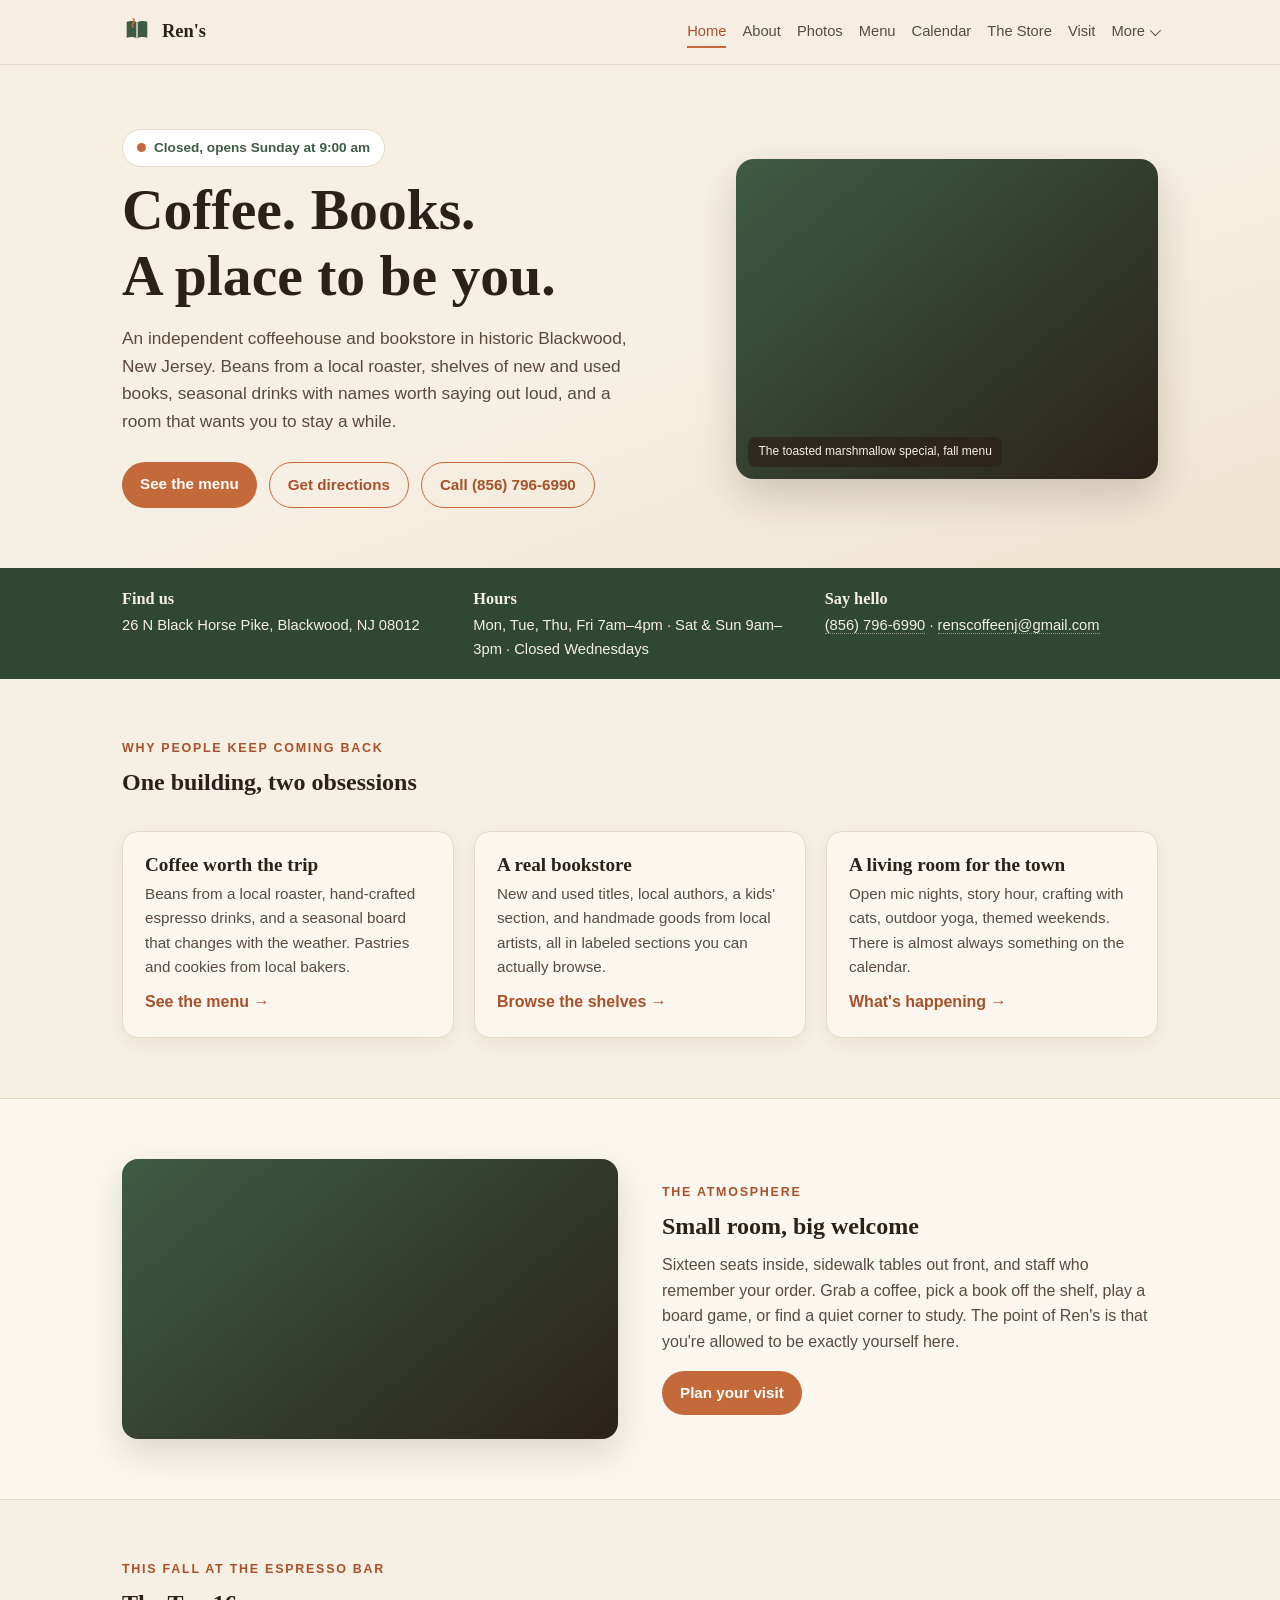
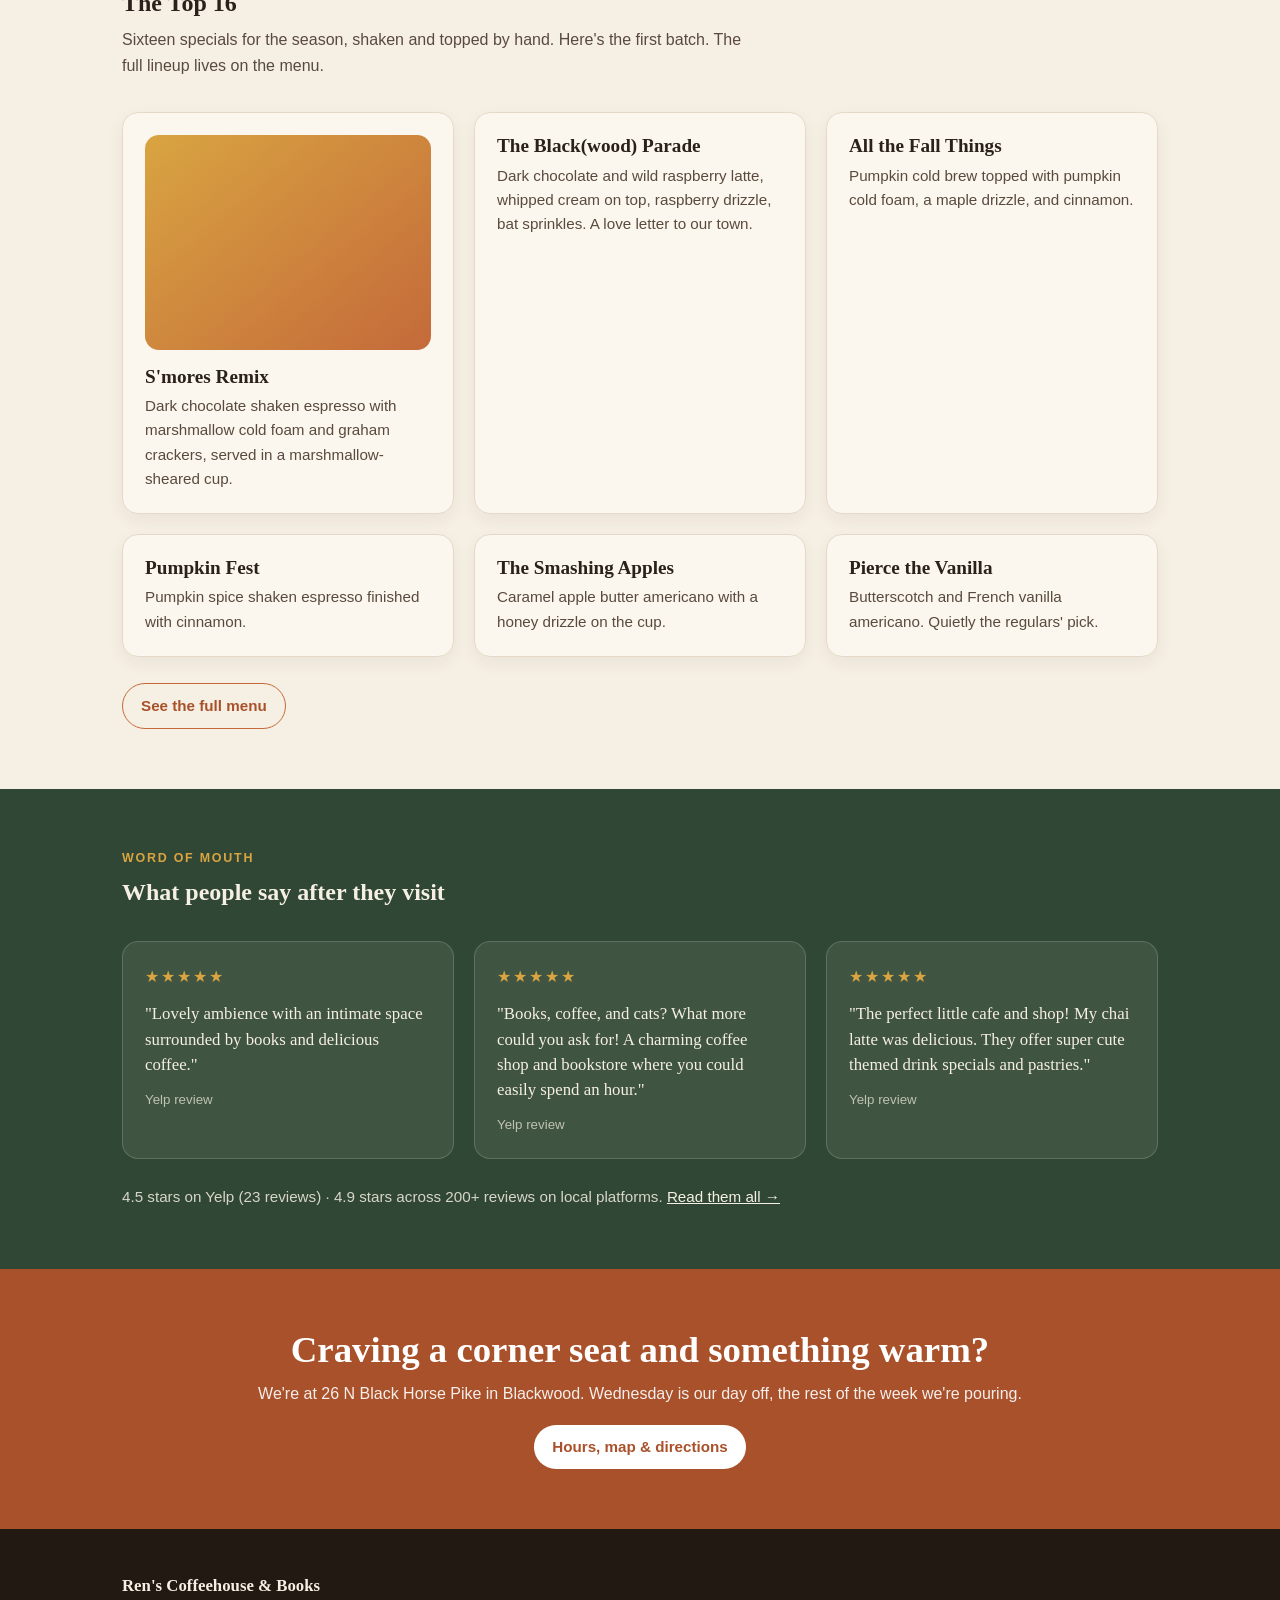
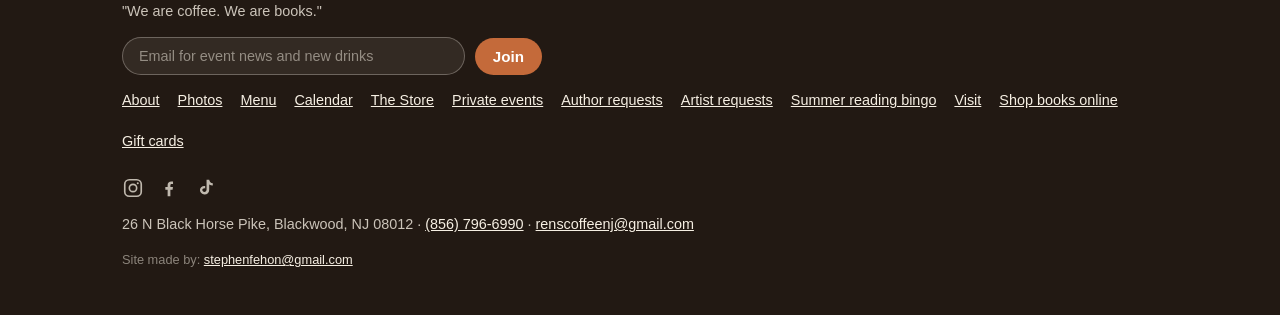
<file: index.html>
<!DOCTYPE html>
<html lang="en">
<head>
<meta charset="utf-8">
<meta name="viewport" content="width=device-width, initial-scale=1">
<title>Ren's Coffeehouse &amp; Books | Coffee &amp; Books in Blackwood, NJ</title>
<meta name="description" content="Ren's Coffeehouse &amp; Books in Blackwood, NJ. Locally roasted coffee, new and used books, open mic nights, story hour, and a room that wants you to stay. Open Mon, Tue, Thu, Fri 7am-4pm, weekends 9am-3pm.">
<meta property="og:title" content="Ren's Coffeehouse &amp; Books | Coffee &amp; Books in Blackwood, NJ">
<meta property="og:description" content="Ren's Coffeehouse &amp; Books in Blackwood, NJ. Locally roasted coffee, new and used books, open mic nights, story hour, and a room that wants you to stay. Open Mon, Tue, Thu, Fri 7am-4pm, weekends 9am-3pm.">
<meta property="og:type" content="website">
<script type="application/ld+json">
{
  "@context": "https://schema.org",
  "@type": "CafeOrCoffeeShop",
  "name": "Ren's Coffeehouse & Books",
  "slogan": "We are coffee. We are books.",
  "url": "https://www.renscoffeeandbooks.com",
  "telephone": "+18567966990",
  "email": "renscoffeenj@gmail.com",
  "servesCuisine": "Coffee",
  "priceRange": "$",
  "address": {"@type": "PostalAddress","streetAddress": "26 N Black Horse Pike","addressLocality": "Blackwood","addressRegion": "NJ","postalCode": "08012","addressCountry": "US"},
  "openingHoursSpecification": [
    {"@type": "OpeningHoursSpecification", "dayOfWeek": ["Monday","Tuesday","Thursday","Friday"], "opens": "07:00", "closes": "16:00"},
    {"@type": "OpeningHoursSpecification", "dayOfWeek": ["Saturday","Sunday"], "opens": "09:00", "closes": "15:00"}
  ],
  "sameAs": ["https://www.instagram.com/renscoffeenj/","https://www.facebook.com/renscoffeehousenj","https://www.tiktok.com/@renscoffeehouseandbooks"]
}
</script>
<link rel="stylesheet" href="css/style.css?v=9">
<script src="js/main.js?v=6" defer></script>
</head>
<body>
<header>
  <div class="wrap nav">
    <a class="brand" href="index.html"><svg viewBox="0 0 32 32" fill="none" aria-hidden="true"><path d="M16 6c-3-2-7-2-11-1v17c4-1 8-1 11 1 3-2 7-2 11-1V5c-4-1-8-1-11 1z" fill="#3e5c45"/><path d="M16 6v17" stroke="#f6efe3" stroke-width="1.4"/><path d="M12 2c1.5 1.5 1.5 3 0 4.5S10.5 9.5 12 11" stroke="#c46a3a" stroke-width="1.6" stroke-linecap="round" fill="none"/></svg>
      Ren's
    </a>
<nav class="nav-links" aria-label="Main">
      <a href="index.html" aria-current="page">Home</a>
      <a href="about.html">About</a>
      <a href="photos.html">Photos</a>
      <a href="menu.html">Menu</a>
      <a href="events.html">Calendar</a>
      <a href="bookstore.html">The Store</a>
      <a href="visit.html">Visit</a>
      <div class="nav-more">
        <button class="nav-more-btn" type="button" aria-haspopup="true" aria-expanded="false">More<span class="chev" aria-hidden="true"></span></button>
        <div class="nav-drop">
          <a href="private-events.html">Private Events</a>
          <a href="author-requests.html">Author Requests</a>
          <a href="artist-requests.html">Artist Requests</a>
          <a href="reading-bingo.html">Summer Reading Bingo</a>
          <a href="https://squareup.com/gift/MLTY75AT0RZFC/order" target="_blank" rel="noopener">Gift Cards</a>
        </div>
      </div>
    </nav>
    <button class="menu-btn" id="menu-btn" aria-label="Open menu" aria-expanded="false"><span></span><span></span><span></span></button>
  </div>
  <nav class="mobile-nav" id="mobile-nav" aria-label="Mobile">
    <a href="index.html">Home</a>
    <a href="about.html">About</a>
    <a href="photos.html">Photos</a>
    <a href="menu.html">Menu</a>
    <a href="events.html">Calendar</a>
    <a href="bookstore.html">The Store</a>
    <a href="visit.html">Visit</a>
    <a href="private-events.html">Private Events</a>
    <a href="author-requests.html">Author Requests</a>
    <a href="artist-requests.html">Artist Requests</a>
    <a href="reading-bingo.html">Summer Reading Bingo</a>
    <a href="https://squareup.com/gift/MLTY75AT0RZFC/order" target="_blank" rel="noopener">Gift Cards</a>
  </nav>
</header>
<main>
<section class="hero">
  <div class="wrap hero-grid">
    <div>
      <span class="chip"><span class="dot" id="open-dot"></span><span id="open-text">Checking hours&hellip;</span></span>
      <h1>Coffee. Books.<br>A place to be you.</h1>
      <p>An independent coffeehouse and bookstore in historic Blackwood, New Jersey. Beans from a local roaster, shelves of new and used books, seasonal drinks with names worth saying out loud, and a room that wants you to stay a while.</p>
      <div class="hero-cta">
        <a class="btn" href="menu.html">See the menu</a>
        <a class="btn ghost" href="https://www.google.com/maps/dir/?api=1&amp;destination=26+N+Black+Horse+Pike%2C+Blackwood%2C+NJ+08012" target="_blank" rel="noopener">Get directions</a>
        <a class="btn ghost" href="tel:+18567966990">Call (856) 796-6990</a>
      </div>
    </div>
    <div class="hero-photo">
      <img src="https://static.wixstatic.com/media/a8cb74_a339501c9ad04ab1be9c39c089c26df3~mv2.jpeg/v1/fit/w_800,h_1000,q_85,enc_avif/rens-toasted-marshmallow.jpeg" alt="A Ren's signature drink topped with whipped cream and a toasted marshmallow, surrounded by pumpkins" onerror="this.remove()">
      <span class="photo-note">The toasted marshmallow special, fall menu</span>
    </div>
  </div>
</section>

<div class="strip">
  <div class="wrap">
    <div><b>Find us</b>26 N Black Horse Pike, Blackwood, NJ 08012</div>
    <div><b>Hours</b>Mon, Tue, Thu, Fri 7am&ndash;4pm &middot; Sat &amp; Sun 9am&ndash;3pm &middot; Closed Wednesdays</div>
    <div><b>Say hello</b><a href="tel:+18567966990">(856) 796-6990</a> &middot; <a href="mailto:renscoffeenj@gmail.com">renscoffeenj@gmail.com</a></div>
  </div>
</div>

<section>
  <div class="wrap">
    <p class="kicker" data-reveal>Why people keep coming back</p>
    <h2 data-reveal style="--d:60ms">One building, two obsessions</h2>
    <div class="grid-3">
      <article class="card" data-reveal style="--d:0ms"><h3>Coffee worth the trip</h3><p>Beans from a local roaster, hand-crafted espresso drinks, and a seasonal board that changes with the weather. Pastries and cookies from local bakers.</p><a class="more" href="menu.html">See the menu &rarr;</a></article>
      <article class="card" data-reveal style="--d:90ms"><h3>A real bookstore</h3><p>New and used titles, local authors, a kids' section, and handmade goods from local artists, all in labeled sections you can actually browse.</p><a class="more" href="bookstore.html">Browse the shelves &rarr;</a></article>
      <article class="card" data-reveal style="--d:180ms"><h3>A living room for the town</h3><p>Open mic nights, story hour, crafting with cats, outdoor yoga, themed weekends. There is almost always something on the calendar.</p><a class="more" href="events.html">What's happening &rarr;</a></article>
    </div>
  </div>
</section>

<section class="alt">
  <div class="wrap split">
    <div class="photo-box" data-reveal><img loading="lazy" src="https://static.wixstatic.com/media/a8cb74_86eaabf9821b4ca59f82b5798f1490a4~mv2.jpg/v1/fit/w_800,h_600,q_85,enc_avif/rens-barista.jpg" alt="A barista smiling behind the counter at Ren's, sunflowers beside her" onerror="this.remove()"></div>
    <div data-reveal style="--d:90ms">
      <p class="kicker">The atmosphere</p>
      <h2>Small room, big welcome</h2>
      <p style="margin-top:12px;color:var(--ink-soft)">Sixteen seats inside, sidewalk tables out front, and staff who remember your order. Grab a coffee, pick a book off the shelf, play a board game, or find a quiet corner to study. The point of Ren's is that you're allowed to be exactly yourself here.</p>
      <p style="margin-top:16px"><a class="btn" href="visit.html">Plan your visit</a></p>
    </div>
  </div>
</section>

<section>
  <div class="wrap">
    <p class="kicker" data-reveal>This fall at the espresso bar</p>
    <h2 data-reveal style="--d:60ms">The Top 16</h2>
    <p class="lead-2" data-reveal style="--d:120ms;margin-top:10px">Sixteen specials for the season, shaken and topped by hand. Here's the first batch. The full lineup lives on the menu.</p>
    <div class="grid-3">
      <article class="card" data-reveal style="--d:0ms"><div class="drink-photo"><img loading="lazy" src="https://static.wixstatic.com/media/a8cb74_53c258db1caf4ec689b80a9e9e07f2ac~mv2.jpg/v1/fit/w_700,h_525,q_85,enc_avif/rens-smores.jpg" alt="A whipped cream drink surrounded by pumpkins, marshmallows and graham crackers" onerror="this.remove()"></div><h3>S'mores Remix</h3><p>Dark chocolate shaken espresso with marshmallow cold foam and graham crackers, served in a marshmallow-sheared cup.</p></article>
      <article class="card" data-reveal style="--d:70ms"><h3>The Black(wood) Parade</h3><p>Dark chocolate and wild raspberry latte, whipped cream on top, raspberry drizzle, bat sprinkles. A love letter to our town.</p></article>
      <article class="card" data-reveal style="--d:140ms"><h3>All the Fall Things</h3><p>Pumpkin cold brew topped with pumpkin cold foam, a maple drizzle, and cinnamon.</p></article>
      <article class="card" data-reveal style="--d:0ms"><h3>Pumpkin Fest</h3><p>Pumpkin spice shaken espresso finished with cinnamon.</p></article>
      <article class="card" data-reveal style="--d:70ms"><h3>The Smashing Apples</h3><p>Caramel apple butter americano with a honey drizzle on the cup.</p></article>
      <article class="card" data-reveal style="--d:140ms"><h3>Pierce the Vanilla</h3><p>Butterscotch and French vanilla americano. Quietly the regulars' pick.</p></article>
    </div>
    <p style="margin-top:26px" data-reveal><a class="btn ghost" href="menu.html">See the full menu</a></p>
  </div>
</section>

<section class="reviews">
  <div class="wrap">
    <p class="kicker" data-reveal>Word of mouth</p>
    <h2 data-reveal style="--d:60ms">What people say after they visit</h2>
    <div class="grid-3">
      <div class="quote" data-reveal style="--d:0ms"><span class="stars">&#9733;&#9733;&#9733;&#9733;&#9733;</span><p>"Lovely ambience with an intimate space surrounded by books and delicious coffee."</p><small>Yelp review</small></div>
      <div class="quote" data-reveal style="--d:90ms"><span class="stars">&#9733;&#9733;&#9733;&#9733;&#9733;</span><p>"Books, coffee, and cats? What more could you ask for! A charming coffee shop and bookstore where you could easily spend an hour."</p><small>Yelp review</small></div>
      <div class="quote" data-reveal style="--d:180ms"><span class="stars">&#9733;&#9733;&#9733;&#9733;&#9733;</span><p>"The perfect little cafe and shop! My chai latte was delicious. They offer super cute themed drink specials and pastries."</p><small>Yelp review</small></div>
    </div>
    <p class="rating-line" data-reveal>4.5 stars on Yelp (23 reviews) &middot; 4.9 stars across 200+ reviews on local platforms. <a href="https://www.yelp.com/biz/ren-s-coffeehouse-and-books-blackwood-3" target="_blank" rel="noopener">Read them all &rarr;</a></p>
  </div>
</section>

<section class="cta-band">
  <div class="wrap">
    <h2 data-reveal>Craving a corner seat and something warm?</h2>
    <p data-reveal style="--d:80ms;opacity:.9">We're at 26 N Black Horse Pike in Blackwood. Wednesday is our day off, the rest of the week we're pouring.</p>
    <p style="margin-top:18px" data-reveal><a class="btn" href="visit.html">Hours, map &amp; directions</a></p>
  </div>
</section>
</main>
<footer>
  <div class="wrap">
    <div><strong style="font-family:var(--serif);font-size:1.05rem;color:#f6efe3">Ren's Coffeehouse &amp; Books</strong><br>"We are coffee. We are books."</div>
    <form class="newsletter" onsubmit="event.preventDefault();this.classList.add('sent');this.querySelector('input').value='';">
      <input type="email" placeholder="Email for event news and new drinks" aria-label="Email for mailing list">
      <button class="btn" type="submit">Join</button>
    </form>
    <div class="f-links">
      <a href="about.html">About</a><a href="photos.html">Photos</a><a href="menu.html">Menu</a><a href="events.html">Calendar</a><a href="bookstore.html">The Store</a><a href="private-events.html">Private events</a><a href="author-requests.html">Author requests</a><a href="artist-requests.html">Artist requests</a><a href="reading-bingo.html">Summer reading bingo</a><a href="visit.html">Visit</a>
      <a href="https://bookshop.org/shop/renscoffeeandbooks" target="_blank" rel="noopener">Shop books online</a>
      <a href="https://squareup.com/gift/MLTY75AT0RZFC/order" target="_blank" rel="noopener">Gift cards</a>
    </div>
    <div class="socials" aria-label="Ren's on social media">
      <a href="https://www.instagram.com/renscoffeenj/" target="_blank" rel="noopener" aria-label="Ren's on Instagram"><svg viewBox="0 0 24 24" fill="none" stroke="currentColor" stroke-width="1.8" aria-hidden="true"><rect x="3" y="3" width="18" height="18" rx="5"/><circle cx="12" cy="12" r="4"/><circle cx="17.2" cy="6.8" r="1.1" fill="currentColor" stroke="none"/></svg></a>
      <a href="https://www.facebook.com/renscoffeehousenj" target="_blank" rel="noopener" aria-label="Ren's on Facebook"><svg viewBox="0 0 24 24" fill="currentColor" aria-hidden="true"><path d="M13.5 21v-7h2.4l.4-3h-2.8V9.1c0-.9.3-1.5 1.6-1.5h1.3V4.9c-.2 0-1-.1-1.9-.1-2.4 0-4 1.4-4 4V11H8v3h2.5v7h3z"/></svg></a>
      <a href="https://www.tiktok.com/@renscoffeehouseandbooks" target="_blank" rel="noopener" aria-label="Ren's on TikTok"><svg viewBox="0 0 24 24" fill="currentColor" aria-hidden="true"><path d="M16.6 3c.3 2.1 1.7 3.6 3.9 3.8v2.6c-1.5 0-2.8-.4-3.9-1.2v5.6c0 3.2-2.2 5.2-5.2 5.2-2.8 0-4.9-2-4.9-4.7 0-2.6 2-4.6 4.8-4.6.3 0 .6 0 .9.1v2.7c-.3-.1-.6-.2-.9-.2-1.3 0-2.2.9-2.2 2s.9 2 2.2 2c1.4 0 2.4-1 2.4-2.6V3h2.9z"/></svg></a>
    </div>
    <div>26 N Black Horse Pike, Blackwood, NJ 08012 &middot; <a href="tel:+18567966990">(856) 796-6990</a> &middot; <a href="mailto:renscoffeenj@gmail.com">renscoffeenj@gmail.com</a></div>
    <div style="font-size:.8rem;color:rgba(246,239,227,.5)">Site made by: <a href="mailto:stephenfehon@gmail.com">stephenfehon@gmail.com</a></div>
  </div>
</footer>
</body>
</html>
</file>
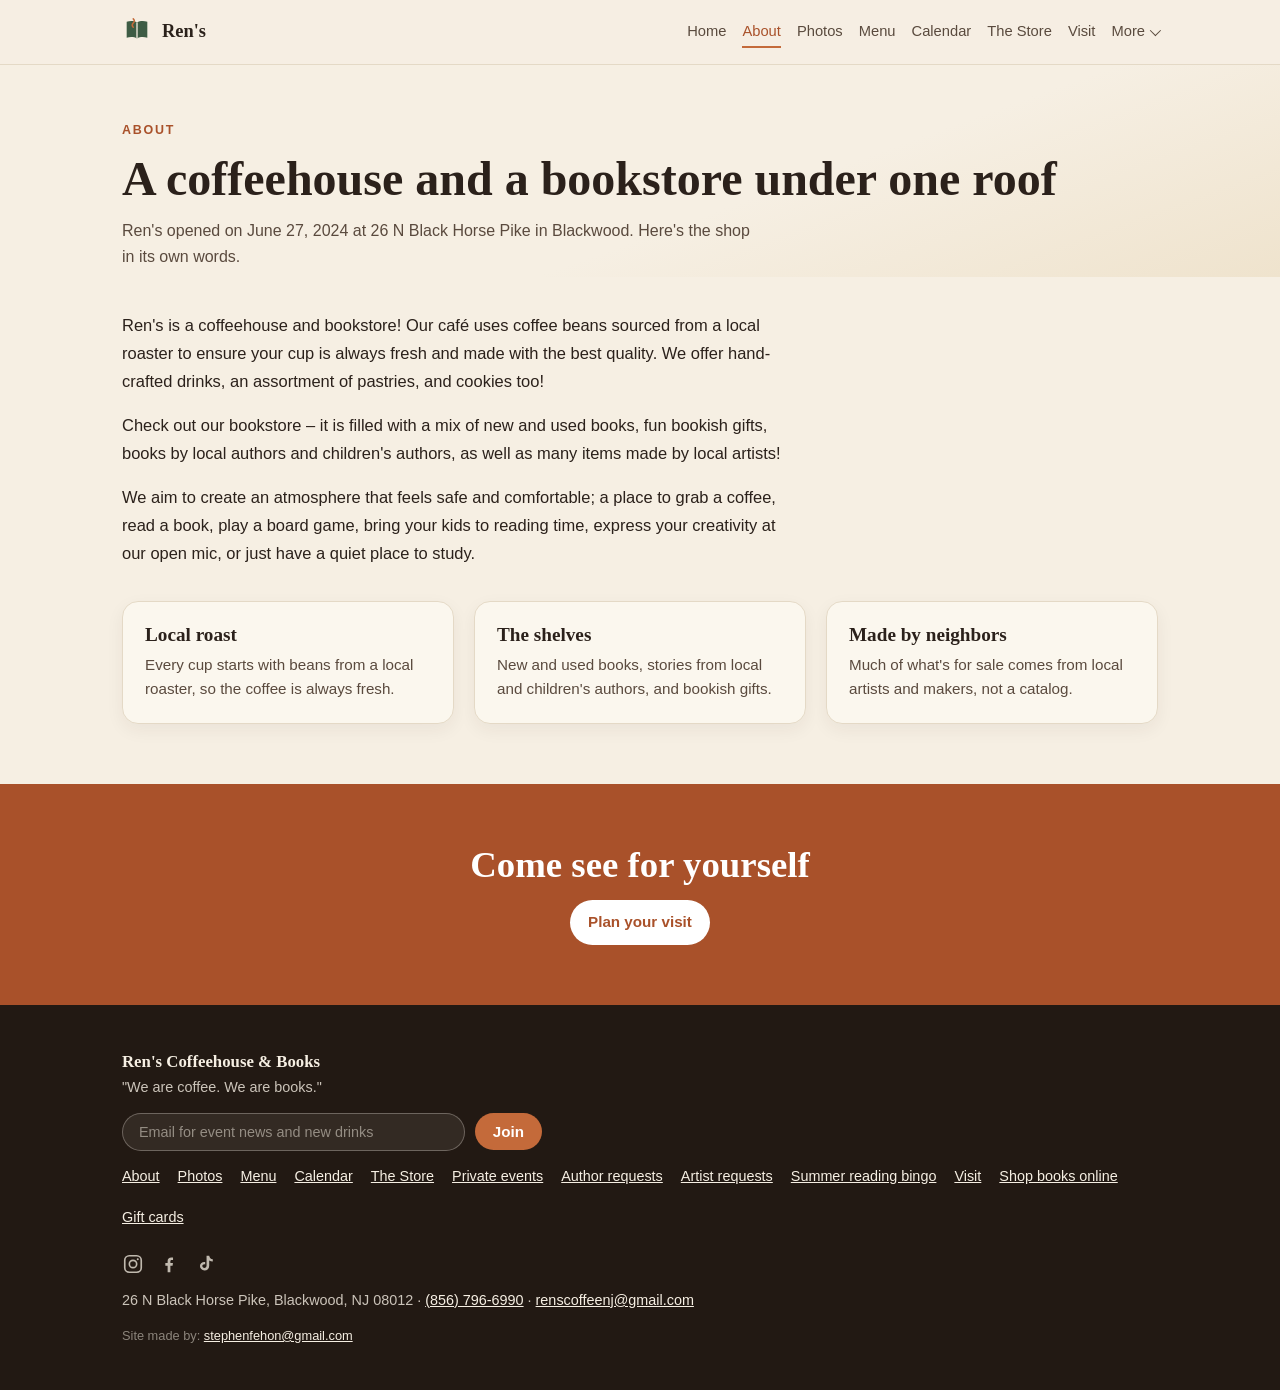
<file: about.html>
<!DOCTYPE html>
<html lang="en">
<head>
<meta charset="utf-8">
<meta name="viewport" content="width=device-width, initial-scale=1">
<title>About | Ren's Coffeehouse & Books</title>
<meta name="description" content="The story of Ren's Coffeehouse & Books in Blackwood, NJ: a cafe and bookstore pouring local-roaster coffee since June 2024.">
<link rel="stylesheet" href="css/style.css?v=9">
<script src="js/main.js?v=6" defer></script>
</head>
<body>
<header>
  <div class="wrap nav">
    <a class="brand" href="index.html"><svg viewBox="0 0 32 32" fill="none" aria-hidden="true"><path d="M16 6c-3-2-7-2-11-1v17c4-1 8-1 11 1 3-2 7-2 11-1V5c-4-1-8-1-11 1z" fill="#3e5c45"/><path d="M16 6v17" stroke="#f6efe3" stroke-width="1.4"/><path d="M12 2c1.5 1.5 1.5 3 0 4.5S10.5 9.5 12 11" stroke="#c46a3a" stroke-width="1.6" stroke-linecap="round" fill="none"/></svg>
      Ren's
    </a>
<nav class="nav-links" aria-label="Main">
      <a href="index.html">Home</a>
      <a href="about.html" aria-current="page">About</a>
      <a href="photos.html">Photos</a>
      <a href="menu.html">Menu</a>
      <a href="events.html">Calendar</a>
      <a href="bookstore.html">The Store</a>
      <a href="visit.html">Visit</a>
      <div class="nav-more">
        <button class="nav-more-btn" type="button" aria-haspopup="true" aria-expanded="false">More<span class="chev" aria-hidden="true"></span></button>
        <div class="nav-drop">
          <a href="private-events.html">Private Events</a>
          <a href="author-requests.html">Author Requests</a>
          <a href="artist-requests.html">Artist Requests</a>
          <a href="reading-bingo.html">Summer Reading Bingo</a>
          <a href="https://squareup.com/gift/MLTY75AT0RZFC/order" target="_blank" rel="noopener">Gift Cards</a>
        </div>
      </div>
    </nav>
    <button class="menu-btn" id="menu-btn" aria-label="Open menu" aria-expanded="false"><span></span><span></span><span></span></button>
  </div>
  <nav class="mobile-nav" id="mobile-nav" aria-label="Mobile">
    <a href="index.html">Home</a>
    <a href="about.html">About</a>
    <a href="photos.html">Photos</a>
    <a href="menu.html">Menu</a>
    <a href="events.html">Calendar</a>
    <a href="bookstore.html">The Store</a>
    <a href="visit.html">Visit</a>
    <a href="private-events.html">Private Events</a>
    <a href="author-requests.html">Author Requests</a>
    <a href="artist-requests.html">Artist Requests</a>
    <a href="reading-bingo.html">Summer Reading Bingo</a>
    <a href="https://squareup.com/gift/MLTY75AT0RZFC/order" target="_blank" rel="noopener">Gift Cards</a>
  </nav>
</header>
<main>
<section class="page-head"><div class="wrap">
  <p class="kicker" data-reveal>About</p>
  <h1 data-reveal style="--d:60ms">A coffeehouse and a bookstore under one roof</h1>
  <p class="lead-2" data-reveal style="--d:120ms">Ren's opened on June 27, 2024 at 26 N Black Horse Pike in Blackwood. Here's the shop in its own words.</p>
</div></section>
<section style="padding-top:34px"><div class="wrap">
  <div class="prose" data-reveal>
    <p>Ren's is a coffeehouse and bookstore! Our caf&eacute; uses coffee beans sourced from a local roaster to ensure your cup is always fresh and made with the best quality. We offer hand-crafted drinks, an assortment of pastries, and cookies too!</p>
    <p>Check out our bookstore &ndash; it is filled with a mix of new and used books, fun bookish gifts, books by local authors and children's authors, as well as many items made by local artists!</p>
    <p>We aim to create an atmosphere that feels safe and comfortable; a place to grab a coffee, read a book, play a board game, bring your kids to reading time, express your creativity at our open mic, or just have a quiet place to study.</p>
  </div>
  <div class="grid-3" style="margin-top:34px">
    <article class="card" data-reveal style="--d:0ms"><h3>Local roast</h3><p>Every cup starts with beans from a local roaster, so the coffee is always fresh.</p></article>
    <article class="card" data-reveal style="--d:70ms"><h3>The shelves</h3><p>New and used books, stories from local and children's authors, and bookish gifts.</p></article>
    <article class="card" data-reveal style="--d:140ms"><h3>Made by neighbors</h3><p>Much of what's for sale comes from local artists and makers, not a catalog.</p></article>
  </div>
</div></section>

<section class="cta-band"><div class="wrap">
  <h2 data-reveal>Come see for yourself</h2>
  <p style="margin-top:14px" data-reveal><a class="btn" href="visit.html">Plan your visit</a></p>
</div></section></main>
<footer>
  <div class="wrap">
    <div><strong style="font-family:var(--serif);font-size:1.05rem;color:#f6efe3">Ren's Coffeehouse &amp; Books</strong><br>"We are coffee. We are books."</div>
    <form class="newsletter" onsubmit="event.preventDefault();this.classList.add('sent');this.querySelector('input').value='';">
      <input type="email" placeholder="Email for event news and new drinks" aria-label="Email for mailing list">
      <button class="btn" type="submit">Join</button>
    </form>
    <div class="f-links">
      <a href="about.html">About</a><a href="photos.html">Photos</a><a href="menu.html">Menu</a><a href="events.html">Calendar</a><a href="bookstore.html">The Store</a><a href="private-events.html">Private events</a><a href="author-requests.html">Author requests</a><a href="artist-requests.html">Artist requests</a><a href="reading-bingo.html">Summer reading bingo</a><a href="visit.html">Visit</a>
      <a href="https://bookshop.org/shop/renscoffeeandbooks" target="_blank" rel="noopener">Shop books online</a>
      <a href="https://squareup.com/gift/MLTY75AT0RZFC/order" target="_blank" rel="noopener">Gift cards</a>
    </div>
    <div class="socials" aria-label="Ren's on social media">
      <a href="https://www.instagram.com/renscoffeenj/" target="_blank" rel="noopener" aria-label="Ren's on Instagram"><svg viewBox="0 0 24 24" fill="none" stroke="currentColor" stroke-width="1.8" aria-hidden="true"><rect x="3" y="3" width="18" height="18" rx="5"/><circle cx="12" cy="12" r="4"/><circle cx="17.2" cy="6.8" r="1.1" fill="currentColor" stroke="none"/></svg></a>
      <a href="https://www.facebook.com/renscoffeehousenj" target="_blank" rel="noopener" aria-label="Ren's on Facebook"><svg viewBox="0 0 24 24" fill="currentColor" aria-hidden="true"><path d="M13.5 21v-7h2.4l.4-3h-2.8V9.1c0-.9.3-1.5 1.6-1.5h1.3V4.9c-.2 0-1-.1-1.9-.1-2.4 0-4 1.4-4 4V11H8v3h2.5v7h3z"/></svg></a>
      <a href="https://www.tiktok.com/@renscoffeehouseandbooks" target="_blank" rel="noopener" aria-label="Ren's on TikTok"><svg viewBox="0 0 24 24" fill="currentColor" aria-hidden="true"><path d="M16.6 3c.3 2.1 1.7 3.6 3.9 3.8v2.6c-1.5 0-2.8-.4-3.9-1.2v5.6c0 3.2-2.2 5.2-5.2 5.2-2.8 0-4.9-2-4.9-4.7 0-2.6 2-4.6 4.8-4.6.3 0 .6 0 .9.1v2.7c-.3-.1-.6-.2-.9-.2-1.3 0-2.2.9-2.2 2s.9 2 2.2 2c1.4 0 2.4-1 2.4-2.6V3h2.9z"/></svg></a>
    </div>
    <div>26 N Black Horse Pike, Blackwood, NJ 08012 &middot; <a href="tel:+18567966990">(856) 796-6990</a> &middot; <a href="mailto:renscoffeenj@gmail.com">renscoffeenj@gmail.com</a></div>
    <div style="font-size:.8rem;color:rgba(246,239,227,.5)">Site made by: <a href="mailto:stephenfehon@gmail.com">stephenfehon@gmail.com</a></div>
  </div>
</footer>
</body>
</html>
</file>
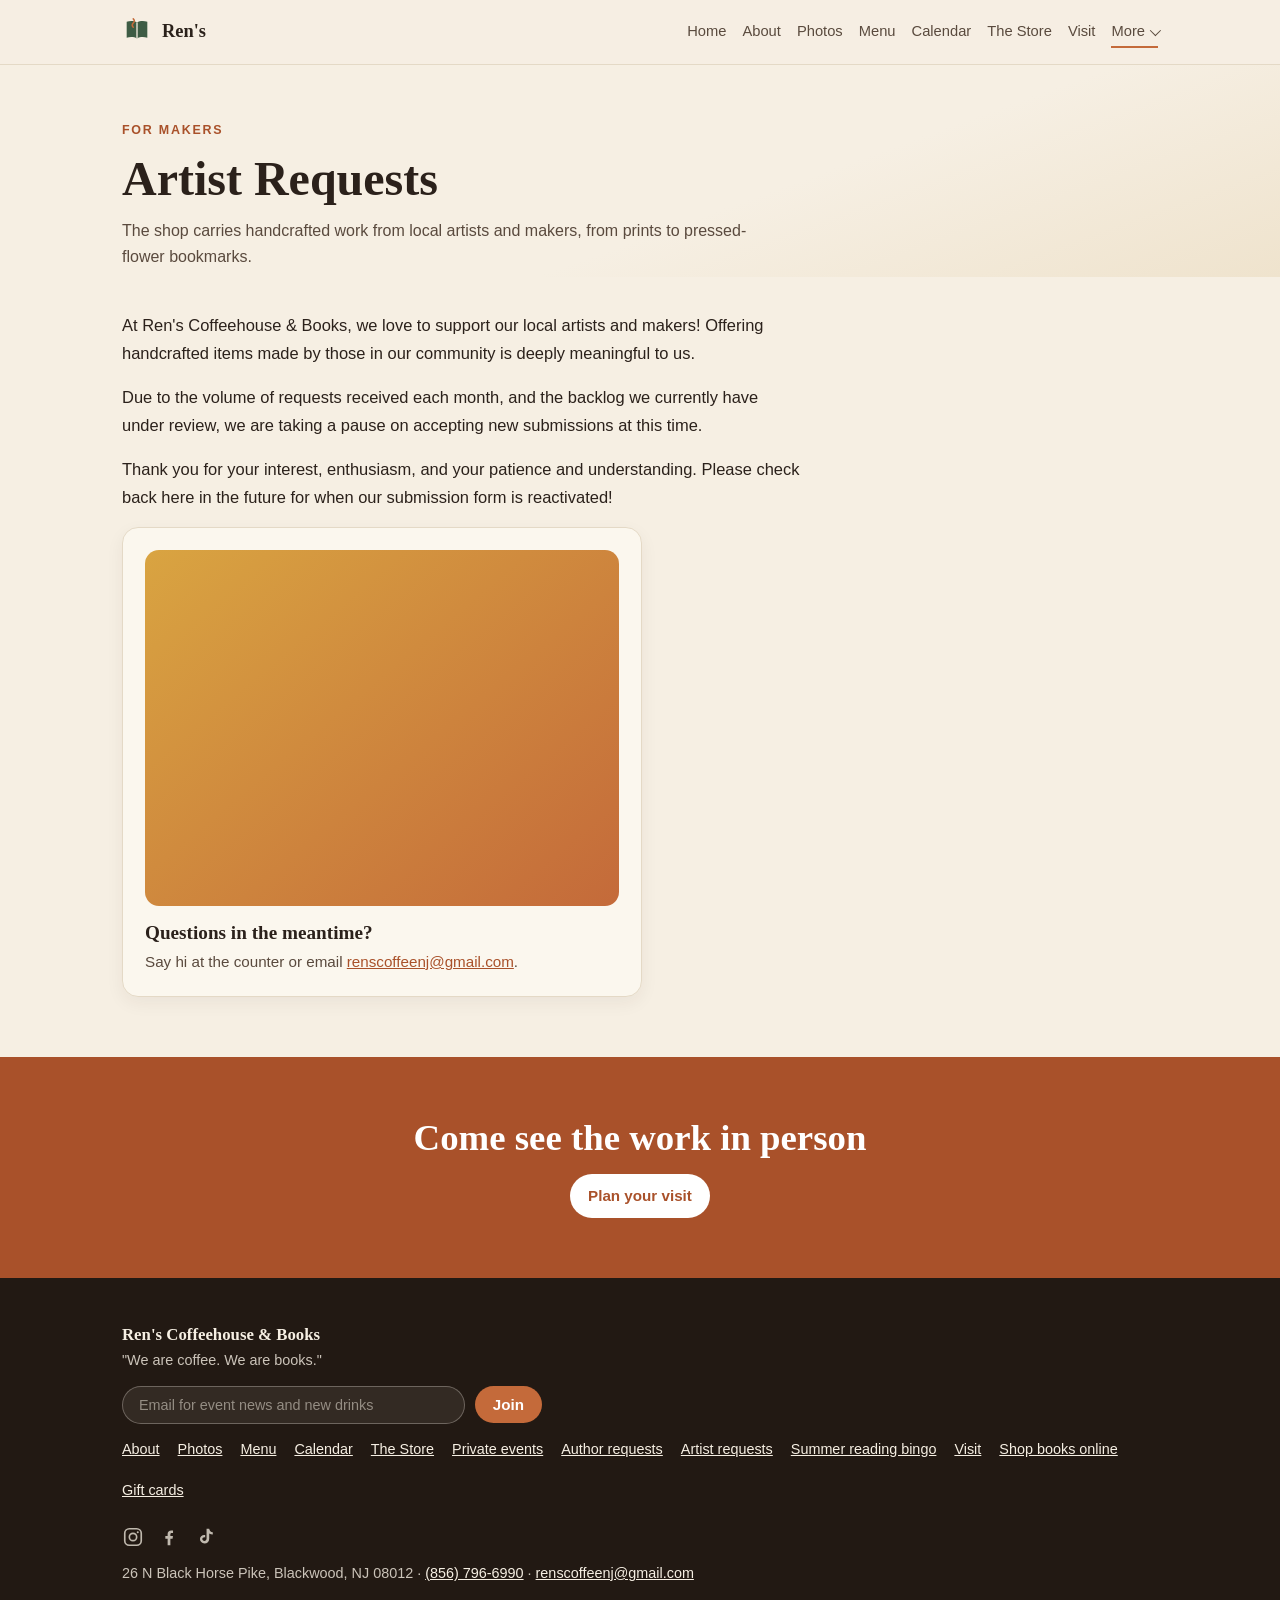
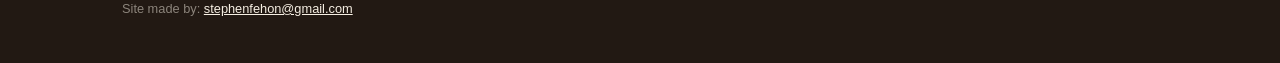
<file: artist-requests.html>
<!DOCTYPE html>
<html lang="en">
<head>
<meta charset="utf-8">
<meta name="viewport" content="width=device-width, initial-scale=1">
<title>Artist Requests | Ren's Coffeehouse & Books</title>
<meta name="description" content="Ren's supports local artists and makers. Submissions are paused while the current backlog is reviewed.">
<link rel="stylesheet" href="css/style.css?v=9">
<script src="js/main.js?v=6" defer></script>
</head>
<body>
<header>
  <div class="wrap nav">
    <a class="brand" href="index.html"><svg viewBox="0 0 32 32" fill="none" aria-hidden="true"><path d="M16 6c-3-2-7-2-11-1v17c4-1 8-1 11 1 3-2 7-2 11-1V5c-4-1-8-1-11 1z" fill="#3e5c45"/><path d="M16 6v17" stroke="#f6efe3" stroke-width="1.4"/><path d="M12 2c1.5 1.5 1.5 3 0 4.5S10.5 9.5 12 11" stroke="#c46a3a" stroke-width="1.6" stroke-linecap="round" fill="none"/></svg>
      Ren's
    </a>
<nav class="nav-links" aria-label="Main">
      <a href="index.html">Home</a>
      <a href="about.html">About</a>
      <a href="photos.html">Photos</a>
      <a href="menu.html">Menu</a>
      <a href="events.html">Calendar</a>
      <a href="bookstore.html">The Store</a>
      <a href="visit.html">Visit</a>
      <div class="nav-more">
        <button class="nav-more-btn" type="button" aria-haspopup="true" aria-expanded="false">More<span class="chev" aria-hidden="true"></span></button>
        <div class="nav-drop">
          <a href="private-events.html">Private Events</a>
          <a href="author-requests.html">Author Requests</a>
          <a href="artist-requests.html" aria-current="page">Artist Requests</a>
          <a href="reading-bingo.html">Summer Reading Bingo</a>
          <a href="https://squareup.com/gift/MLTY75AT0RZFC/order" target="_blank" rel="noopener">Gift Cards</a>
        </div>
      </div>
    </nav>
    <button class="menu-btn" id="menu-btn" aria-label="Open menu" aria-expanded="false"><span></span><span></span><span></span></button>
  </div>
  <nav class="mobile-nav" id="mobile-nav" aria-label="Mobile">
    <a href="index.html">Home</a>
    <a href="about.html">About</a>
    <a href="photos.html">Photos</a>
    <a href="menu.html">Menu</a>
    <a href="events.html">Calendar</a>
    <a href="bookstore.html">The Store</a>
    <a href="visit.html">Visit</a>
    <a href="private-events.html">Private Events</a>
    <a href="author-requests.html">Author Requests</a>
    <a href="artist-requests.html">Artist Requests</a>
    <a href="reading-bingo.html">Summer Reading Bingo</a>
    <a href="https://squareup.com/gift/MLTY75AT0RZFC/order" target="_blank" rel="noopener">Gift Cards</a>
  </nav>
</header>
<main>
<section class="page-head"><div class="wrap">
  <p class="kicker" data-reveal>For makers</p>
  <h1 data-reveal style="--d:60ms">Artist Requests</h1>
  <p class="lead-2" data-reveal style="--d:120ms">The shop carries handcrafted work from local artists and makers, from prints to pressed-flower bookmarks.</p>
</div></section>
<section style="padding-top:34px"><div class="wrap">
  <div class="prose" data-reveal>
    <p>At Ren's Coffeehouse &amp; Books, we love to support our local artists and makers! Offering handcrafted items made by those in our community is deeply meaningful to us.</p>
    <p>Due to the volume of requests received each month, and the backlog we currently have under review, we are taking a pause on accepting new submissions at this time.</p>
    <p>Thank you for your interest, enthusiasm, and your patience and understanding. Please check back here in the future for when our submission form is reactivated!</p>
  </div>
  <div class="card" data-reveal style="--d:120ms;max-width:520px;margin-top:10px"><div class="drink-photo"><img loading="lazy" src="https://static.wixstatic.com/media/a8cb74_2fbb4905262a45be812ef4ff917187e9~mv2.jpg/v1/fill/w_364,h_469,al_tl,q_80,usm_0.66_1.00_0.01,enc_avif,quality_auto/a8cb74_2fbb4905262a45be812ef4ff917187e9~mv2.jpg" alt="Handcrafted bookmarks with dried flowers and tassels on a wooden display board" onerror="this.remove()"></div><h3>Questions in the meantime?</h3><p>Say hi at the counter or email <a href="mailto:renscoffeenj@gmail.com">renscoffeenj@gmail.com</a>.</p></div>
</div></section>

<section class="cta-band"><div class="wrap">
  <h2 data-reveal>Come see the work in person</h2>
  <p style="margin-top:14px" data-reveal><a class="btn" href="visit.html">Plan your visit</a></p>
</div></section></main>
<footer>
  <div class="wrap">
    <div><strong style="font-family:var(--serif);font-size:1.05rem;color:#f6efe3">Ren's Coffeehouse &amp; Books</strong><br>"We are coffee. We are books."</div>
    <form class="newsletter" onsubmit="event.preventDefault();this.classList.add('sent');this.querySelector('input').value='';">
      <input type="email" placeholder="Email for event news and new drinks" aria-label="Email for mailing list">
      <button class="btn" type="submit">Join</button>
    </form>
    <div class="f-links">
      <a href="about.html">About</a><a href="photos.html">Photos</a><a href="menu.html">Menu</a><a href="events.html">Calendar</a><a href="bookstore.html">The Store</a><a href="private-events.html">Private events</a><a href="author-requests.html">Author requests</a><a href="artist-requests.html">Artist requests</a><a href="reading-bingo.html">Summer reading bingo</a><a href="visit.html">Visit</a>
      <a href="https://bookshop.org/shop/renscoffeeandbooks" target="_blank" rel="noopener">Shop books online</a>
      <a href="https://squareup.com/gift/MLTY75AT0RZFC/order" target="_blank" rel="noopener">Gift cards</a>
    </div>
    <div class="socials" aria-label="Ren's on social media">
      <a href="https://www.instagram.com/renscoffeenj/" target="_blank" rel="noopener" aria-label="Ren's on Instagram"><svg viewBox="0 0 24 24" fill="none" stroke="currentColor" stroke-width="1.8" aria-hidden="true"><rect x="3" y="3" width="18" height="18" rx="5"/><circle cx="12" cy="12" r="4"/><circle cx="17.2" cy="6.8" r="1.1" fill="currentColor" stroke="none"/></svg></a>
      <a href="https://www.facebook.com/renscoffeehousenj" target="_blank" rel="noopener" aria-label="Ren's on Facebook"><svg viewBox="0 0 24 24" fill="currentColor" aria-hidden="true"><path d="M13.5 21v-7h2.4l.4-3h-2.8V9.1c0-.9.3-1.5 1.6-1.5h1.3V4.9c-.2 0-1-.1-1.9-.1-2.4 0-4 1.4-4 4V11H8v3h2.5v7h3z"/></svg></a>
      <a href="https://www.tiktok.com/@renscoffeehouseandbooks" target="_blank" rel="noopener" aria-label="Ren's on TikTok"><svg viewBox="0 0 24 24" fill="currentColor" aria-hidden="true"><path d="M16.6 3c.3 2.1 1.7 3.6 3.9 3.8v2.6c-1.5 0-2.8-.4-3.9-1.2v5.6c0 3.2-2.2 5.2-5.2 5.2-2.8 0-4.9-2-4.9-4.7 0-2.6 2-4.6 4.8-4.6.3 0 .6 0 .9.1v2.7c-.3-.1-.6-.2-.9-.2-1.3 0-2.2.9-2.2 2s.9 2 2.2 2c1.4 0 2.4-1 2.4-2.6V3h2.9z"/></svg></a>
    </div>
    <div>26 N Black Horse Pike, Blackwood, NJ 08012 &middot; <a href="tel:+18567966990">(856) 796-6990</a> &middot; <a href="mailto:renscoffeenj@gmail.com">renscoffeenj@gmail.com</a></div>
    <div style="font-size:.8rem;color:rgba(246,239,227,.5)">Site made by: <a href="mailto:stephenfehon@gmail.com">stephenfehon@gmail.com</a></div>
  </div>
</footer>
</body>
</html>
</file>
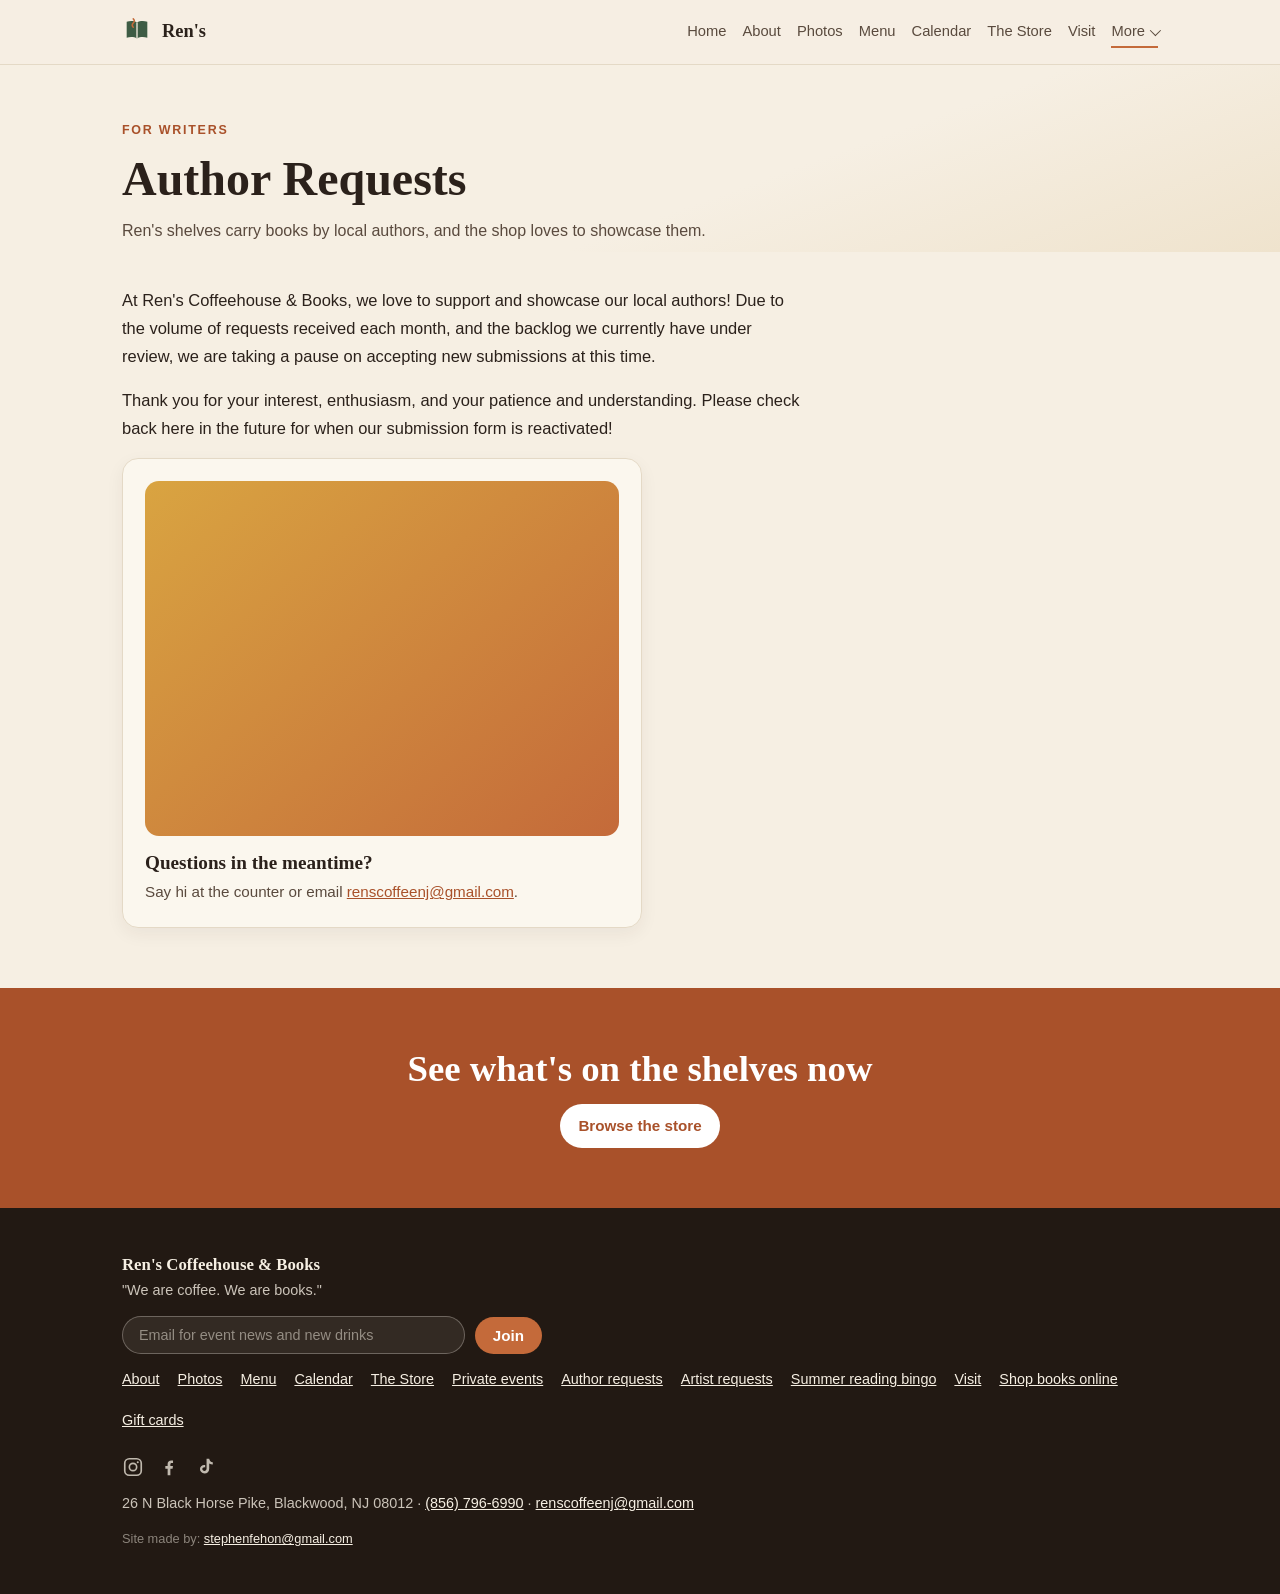
<file: author-requests.html>
<!DOCTYPE html>
<html lang="en">
<head>
<meta charset="utf-8">
<meta name="viewport" content="width=device-width, initial-scale=1">
<title>Author Requests | Ren's Coffeehouse & Books</title>
<meta name="description" content="Ren's supports local authors. Submissions are paused while the current backlog is reviewed.">
<link rel="stylesheet" href="css/style.css?v=9">
<script src="js/main.js?v=6" defer></script>
</head>
<body>
<header>
  <div class="wrap nav">
    <a class="brand" href="index.html"><svg viewBox="0 0 32 32" fill="none" aria-hidden="true"><path d="M16 6c-3-2-7-2-11-1v17c4-1 8-1 11 1 3-2 7-2 11-1V5c-4-1-8-1-11 1z" fill="#3e5c45"/><path d="M16 6v17" stroke="#f6efe3" stroke-width="1.4"/><path d="M12 2c1.5 1.5 1.5 3 0 4.5S10.5 9.5 12 11" stroke="#c46a3a" stroke-width="1.6" stroke-linecap="round" fill="none"/></svg>
      Ren's
    </a>
<nav class="nav-links" aria-label="Main">
      <a href="index.html">Home</a>
      <a href="about.html">About</a>
      <a href="photos.html">Photos</a>
      <a href="menu.html">Menu</a>
      <a href="events.html">Calendar</a>
      <a href="bookstore.html">The Store</a>
      <a href="visit.html">Visit</a>
      <div class="nav-more">
        <button class="nav-more-btn" type="button" aria-haspopup="true" aria-expanded="false">More<span class="chev" aria-hidden="true"></span></button>
        <div class="nav-drop">
          <a href="private-events.html">Private Events</a>
          <a href="author-requests.html" aria-current="page">Author Requests</a>
          <a href="artist-requests.html">Artist Requests</a>
          <a href="reading-bingo.html">Summer Reading Bingo</a>
          <a href="https://squareup.com/gift/MLTY75AT0RZFC/order" target="_blank" rel="noopener">Gift Cards</a>
        </div>
      </div>
    </nav>
    <button class="menu-btn" id="menu-btn" aria-label="Open menu" aria-expanded="false"><span></span><span></span><span></span></button>
  </div>
  <nav class="mobile-nav" id="mobile-nav" aria-label="Mobile">
    <a href="index.html">Home</a>
    <a href="about.html">About</a>
    <a href="photos.html">Photos</a>
    <a href="menu.html">Menu</a>
    <a href="events.html">Calendar</a>
    <a href="bookstore.html">The Store</a>
    <a href="visit.html">Visit</a>
    <a href="private-events.html">Private Events</a>
    <a href="author-requests.html">Author Requests</a>
    <a href="artist-requests.html">Artist Requests</a>
    <a href="reading-bingo.html">Summer Reading Bingo</a>
    <a href="https://squareup.com/gift/MLTY75AT0RZFC/order" target="_blank" rel="noopener">Gift Cards</a>
  </nav>
</header>
<main>
<section class="page-head"><div class="wrap">
  <p class="kicker" data-reveal>For writers</p>
  <h1 data-reveal style="--d:60ms">Author Requests</h1>
  <p class="lead-2" data-reveal style="--d:120ms">Ren's shelves carry books by local authors, and the shop loves to showcase them.</p>
</div></section>
<section style="padding-top:34px"><div class="wrap">
  <div class="prose" data-reveal>
    <p>At Ren's Coffeehouse &amp; Books, we love to support and showcase our local authors! Due to the volume of requests received each month, and the backlog we currently have under review, we are taking a pause on accepting new submissions at this time.</p>
    <p>Thank you for your interest, enthusiasm, and your patience and understanding. Please check back here in the future for when our submission form is reactivated!</p>
  </div>
  <div class="card" data-reveal style="--d:120ms;max-width:520px;margin-top:10px"><div class="drink-photo"><img loading="lazy" src="https://static.wixstatic.com/media/11062b_e1d09e13e4454ac89cda1ac01605aaf2~mv2.jpg/v1/fill/w_364,h_430,al_c,q_80,usm_0.66_1.00_0.01,enc_avif,quality_auto/11062b_e1d09e13e4454ac89cda1ac01605aaf2~mv2.jpg" alt="A reader holding an open book beside a cup of coffee with latte art" onerror="this.remove()"></div><h3>Questions in the meantime?</h3><p>Say hi at the counter or email <a href="mailto:renscoffeenj@gmail.com">renscoffeenj@gmail.com</a>.</p></div>
</div></section>

<section class="cta-band"><div class="wrap">
  <h2 data-reveal>See what's on the shelves now</h2>
  <p style="margin-top:14px" data-reveal><a class="btn" href="bookstore.html">Browse the store</a></p>
</div></section></main>
<footer>
  <div class="wrap">
    <div><strong style="font-family:var(--serif);font-size:1.05rem;color:#f6efe3">Ren's Coffeehouse &amp; Books</strong><br>"We are coffee. We are books."</div>
    <form class="newsletter" onsubmit="event.preventDefault();this.classList.add('sent');this.querySelector('input').value='';">
      <input type="email" placeholder="Email for event news and new drinks" aria-label="Email for mailing list">
      <button class="btn" type="submit">Join</button>
    </form>
    <div class="f-links">
      <a href="about.html">About</a><a href="photos.html">Photos</a><a href="menu.html">Menu</a><a href="events.html">Calendar</a><a href="bookstore.html">The Store</a><a href="private-events.html">Private events</a><a href="author-requests.html">Author requests</a><a href="artist-requests.html">Artist requests</a><a href="reading-bingo.html">Summer reading bingo</a><a href="visit.html">Visit</a>
      <a href="https://bookshop.org/shop/renscoffeeandbooks" target="_blank" rel="noopener">Shop books online</a>
      <a href="https://squareup.com/gift/MLTY75AT0RZFC/order" target="_blank" rel="noopener">Gift cards</a>
    </div>
    <div class="socials" aria-label="Ren's on social media">
      <a href="https://www.instagram.com/renscoffeenj/" target="_blank" rel="noopener" aria-label="Ren's on Instagram"><svg viewBox="0 0 24 24" fill="none" stroke="currentColor" stroke-width="1.8" aria-hidden="true"><rect x="3" y="3" width="18" height="18" rx="5"/><circle cx="12" cy="12" r="4"/><circle cx="17.2" cy="6.8" r="1.1" fill="currentColor" stroke="none"/></svg></a>
      <a href="https://www.facebook.com/renscoffeehousenj" target="_blank" rel="noopener" aria-label="Ren's on Facebook"><svg viewBox="0 0 24 24" fill="currentColor" aria-hidden="true"><path d="M13.5 21v-7h2.4l.4-3h-2.8V9.1c0-.9.3-1.5 1.6-1.5h1.3V4.9c-.2 0-1-.1-1.9-.1-2.4 0-4 1.4-4 4V11H8v3h2.5v7h3z"/></svg></a>
      <a href="https://www.tiktok.com/@renscoffeehouseandbooks" target="_blank" rel="noopener" aria-label="Ren's on TikTok"><svg viewBox="0 0 24 24" fill="currentColor" aria-hidden="true"><path d="M16.6 3c.3 2.1 1.7 3.6 3.9 3.8v2.6c-1.5 0-2.8-.4-3.9-1.2v5.6c0 3.2-2.2 5.2-5.2 5.2-2.8 0-4.9-2-4.9-4.7 0-2.6 2-4.6 4.8-4.6.3 0 .6 0 .9.1v2.7c-.3-.1-.6-.2-.9-.2-1.3 0-2.2.9-2.2 2s.9 2 2.2 2c1.4 0 2.4-1 2.4-2.6V3h2.9z"/></svg></a>
    </div>
    <div>26 N Black Horse Pike, Blackwood, NJ 08012 &middot; <a href="tel:+18567966990">(856) 796-6990</a> &middot; <a href="mailto:renscoffeenj@gmail.com">renscoffeenj@gmail.com</a></div>
    <div style="font-size:.8rem;color:rgba(246,239,227,.5)">Site made by: <a href="mailto:stephenfehon@gmail.com">stephenfehon@gmail.com</a></div>
  </div>
</footer>
</body>
</html>
</file>
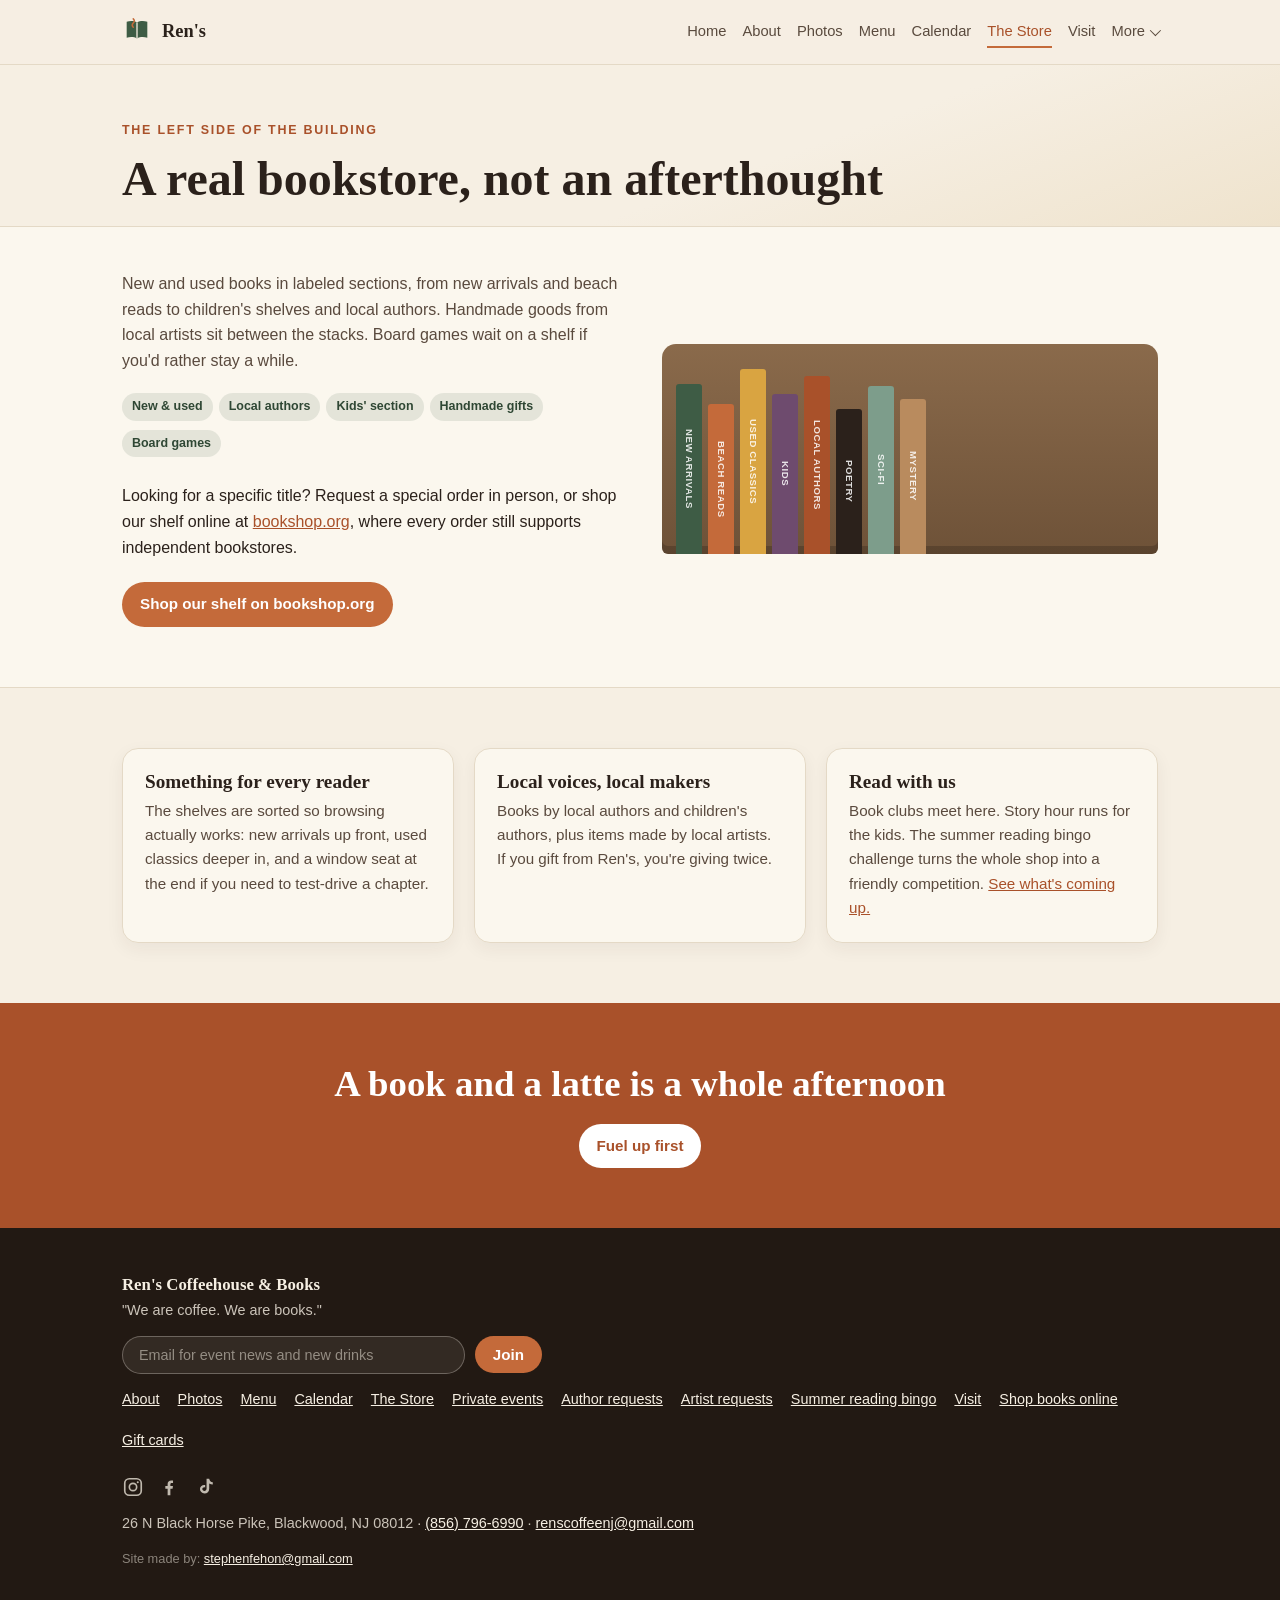
<file: bookstore.html>
<!DOCTYPE html>
<html lang="en">
<head>
<meta charset="utf-8">
<meta name="viewport" content="width=device-width, initial-scale=1">
<title>The Bookstore | Ren's Coffeehouse &amp; Books</title>
<meta name="description" content="New and used books, local authors, a kids' section, and handmade goods from local artists at Ren's Coffeehouse &amp; Books in Blackwood, NJ. Special orders through bookshop.org.">
<link rel="stylesheet" href="css/style.css?v=9">
<script src="js/main.js?v=6" defer></script>
</head>
<body>
<header>
  <div class="wrap nav">
    <a class="brand" href="index.html"><svg viewBox="0 0 32 32" fill="none" aria-hidden="true"><path d="M16 6c-3-2-7-2-11-1v17c4-1 8-1 11 1 3-2 7-2 11-1V5c-4-1-8-1-11 1z" fill="#3e5c45"/><path d="M16 6v17" stroke="#f6efe3" stroke-width="1.4"/><path d="M12 2c1.5 1.5 1.5 3 0 4.5S10.5 9.5 12 11" stroke="#c46a3a" stroke-width="1.6" stroke-linecap="round" fill="none"/></svg>
      Ren's
    </a>
<nav class="nav-links" aria-label="Main">
      <a href="index.html">Home</a>
      <a href="about.html">About</a>
      <a href="photos.html">Photos</a>
      <a href="menu.html">Menu</a>
      <a href="events.html">Calendar</a>
      <a href="bookstore.html" aria-current="page">The Store</a>
      <a href="visit.html">Visit</a>
      <div class="nav-more">
        <button class="nav-more-btn" type="button" aria-haspopup="true" aria-expanded="false">More<span class="chev" aria-hidden="true"></span></button>
        <div class="nav-drop">
          <a href="private-events.html">Private Events</a>
          <a href="author-requests.html">Author Requests</a>
          <a href="artist-requests.html">Artist Requests</a>
          <a href="reading-bingo.html">Summer Reading Bingo</a>
          <a href="https://squareup.com/gift/MLTY75AT0RZFC/order" target="_blank" rel="noopener">Gift Cards</a>
        </div>
      </div>
    </nav>
    <button class="menu-btn" id="menu-btn" aria-label="Open menu" aria-expanded="false"><span></span><span></span><span></span></button>
  </div>
  <nav class="mobile-nav" id="mobile-nav" aria-label="Mobile">
    <a href="index.html">Home</a>
    <a href="about.html">About</a>
    <a href="photos.html">Photos</a>
    <a href="menu.html">Menu</a>
    <a href="events.html">Calendar</a>
    <a href="bookstore.html">The Store</a>
    <a href="visit.html">Visit</a>
    <a href="private-events.html">Private Events</a>
    <a href="author-requests.html">Author Requests</a>
    <a href="artist-requests.html">Artist Requests</a>
    <a href="reading-bingo.html">Summer Reading Bingo</a>
    <a href="https://squareup.com/gift/MLTY75AT0RZFC/order" target="_blank" rel="noopener">Gift Cards</a>
  </nav>
</header>
<main>
<section class="page-head"><div class="wrap">
  <p class="kicker" data-reveal>The left side of the building</p>
  <h1 data-reveal style="--d:60ms">A real bookstore, not an afterthought</h1>
</div></section>

<section class="alt" style="padding-top:44px"><div class="wrap split">
  <div data-reveal>
    <p style="color:var(--ink-soft)">New and used books in labeled sections, from new arrivals and beach reads to children's shelves and local authors. Handmade goods from local artists sit between the stacks. Board games wait on a shelf if you'd rather stay a while.</p>
    <div style="margin-top:18px">
      <span class="tag">New &amp; used</span><span class="tag">Local authors</span><span class="tag">Kids' section</span><span class="tag">Handmade gifts</span><span class="tag">Board games</span>
    </div>
    <p style="margin-top:18px">Looking for a specific title? Request a special order in person, or shop our shelf online at <a href="https://bookshop.org/shop/renscoffeeandbooks" target="_blank" rel="noopener">bookshop.org</a>, where every order still supports independent bookstores.</p>
    <p style="margin-top:22px"><a class="btn" href="https://bookshop.org/shop/renscoffeeandbooks" target="_blank" rel="noopener">Shop our shelf on bookshop.org</a></p>
  </div>
  <div data-reveal style="--d:120ms"><div class="shelf" aria-hidden="true">
      <div class="spine" style="height:170px;background:#3e5c45"><span>new arrivals</span></div>
      <div class="spine" style="height:150px;background:#c46a3a"><span>beach reads</span></div>
      <div class="spine" style="height:185px;background:#d9a441"><span>used classics</span></div>
      <div class="spine" style="height:160px;background:#6e4b6e"><span>kids</span></div>
      <div class="spine" style="height:178px;background:#a9512a"><span>local authors</span></div>
      <div class="spine" style="height:145px;background:#2b211b"><span>poetry</span></div>
      <div class="spine" style="height:168px;background:#7d9d8b"><span>sci-fi</span></div>
      <div class="spine" style="height:155px;background:#b98b5e"><span>mystery</span></div>
    </div></div>
</div></section>

<section><div class="wrap">
  <div class="grid-3" style="margin-top:0">
    <article class="card" data-reveal style="--d:0ms"><h3>Something for every reader</h3><p>The shelves are sorted so browsing actually works: new arrivals up front, used classics deeper in, and a window seat at the end if you need to test-drive a chapter.</p></article>
    <article class="card" data-reveal style="--d:90ms"><h3>Local voices, local makers</h3><p>Books by local authors and children's authors, plus items made by local artists. If you gift from Ren's, you're giving twice.</p></article>
    <article class="card" data-reveal style="--d:180ms"><h3>Read with us</h3><p>Book clubs meet here. Story hour runs for the kids. The summer reading bingo challenge turns the whole shop into a friendly competition. <a href="events.html">See what's coming up.</a></p></article>
  </div>
</div></section>

<section class="cta-band">
  <div class="wrap">
    <h2 data-reveal>A book and a latte is a whole afternoon</h2>
    <p style="margin-top:18px" data-reveal><a class="btn" href="menu.html">Fuel up first</a></p>
  </div>
</section>
</main>
<footer>
  <div class="wrap">
    <div><strong style="font-family:var(--serif);font-size:1.05rem;color:#f6efe3">Ren's Coffeehouse &amp; Books</strong><br>"We are coffee. We are books."</div>
    <form class="newsletter" onsubmit="event.preventDefault();this.classList.add('sent');this.querySelector('input').value='';">
      <input type="email" placeholder="Email for event news and new drinks" aria-label="Email for mailing list">
      <button class="btn" type="submit">Join</button>
    </form>
    <div class="f-links">
      <a href="about.html">About</a><a href="photos.html">Photos</a><a href="menu.html">Menu</a><a href="events.html">Calendar</a><a href="bookstore.html">The Store</a><a href="private-events.html">Private events</a><a href="author-requests.html">Author requests</a><a href="artist-requests.html">Artist requests</a><a href="reading-bingo.html">Summer reading bingo</a><a href="visit.html">Visit</a>
      <a href="https://bookshop.org/shop/renscoffeeandbooks" target="_blank" rel="noopener">Shop books online</a>
      <a href="https://squareup.com/gift/MLTY75AT0RZFC/order" target="_blank" rel="noopener">Gift cards</a>
    </div>
    <div class="socials" aria-label="Ren's on social media">
      <a href="https://www.instagram.com/renscoffeenj/" target="_blank" rel="noopener" aria-label="Ren's on Instagram"><svg viewBox="0 0 24 24" fill="none" stroke="currentColor" stroke-width="1.8" aria-hidden="true"><rect x="3" y="3" width="18" height="18" rx="5"/><circle cx="12" cy="12" r="4"/><circle cx="17.2" cy="6.8" r="1.1" fill="currentColor" stroke="none"/></svg></a>
      <a href="https://www.facebook.com/renscoffeehousenj" target="_blank" rel="noopener" aria-label="Ren's on Facebook"><svg viewBox="0 0 24 24" fill="currentColor" aria-hidden="true"><path d="M13.5 21v-7h2.4l.4-3h-2.8V9.1c0-.9.3-1.5 1.6-1.5h1.3V4.9c-.2 0-1-.1-1.9-.1-2.4 0-4 1.4-4 4V11H8v3h2.5v7h3z"/></svg></a>
      <a href="https://www.tiktok.com/@renscoffeehouseandbooks" target="_blank" rel="noopener" aria-label="Ren's on TikTok"><svg viewBox="0 0 24 24" fill="currentColor" aria-hidden="true"><path d="M16.6 3c.3 2.1 1.7 3.6 3.9 3.8v2.6c-1.5 0-2.8-.4-3.9-1.2v5.6c0 3.2-2.2 5.2-5.2 5.2-2.8 0-4.9-2-4.9-4.7 0-2.6 2-4.6 4.8-4.6.3 0 .6 0 .9.1v2.7c-.3-.1-.6-.2-.9-.2-1.3 0-2.2.9-2.2 2s.9 2 2.2 2c1.4 0 2.4-1 2.4-2.6V3h2.9z"/></svg></a>
    </div>
    <div>26 N Black Horse Pike, Blackwood, NJ 08012 &middot; <a href="tel:+18567966990">(856) 796-6990</a> &middot; <a href="mailto:renscoffeenj@gmail.com">renscoffeenj@gmail.com</a></div>
    <div style="font-size:.8rem;color:rgba(246,239,227,.5)">Site made by: <a href="mailto:stephenfehon@gmail.com">stephenfehon@gmail.com</a></div>
  </div>
</footer>
</body>
</html>
</file>
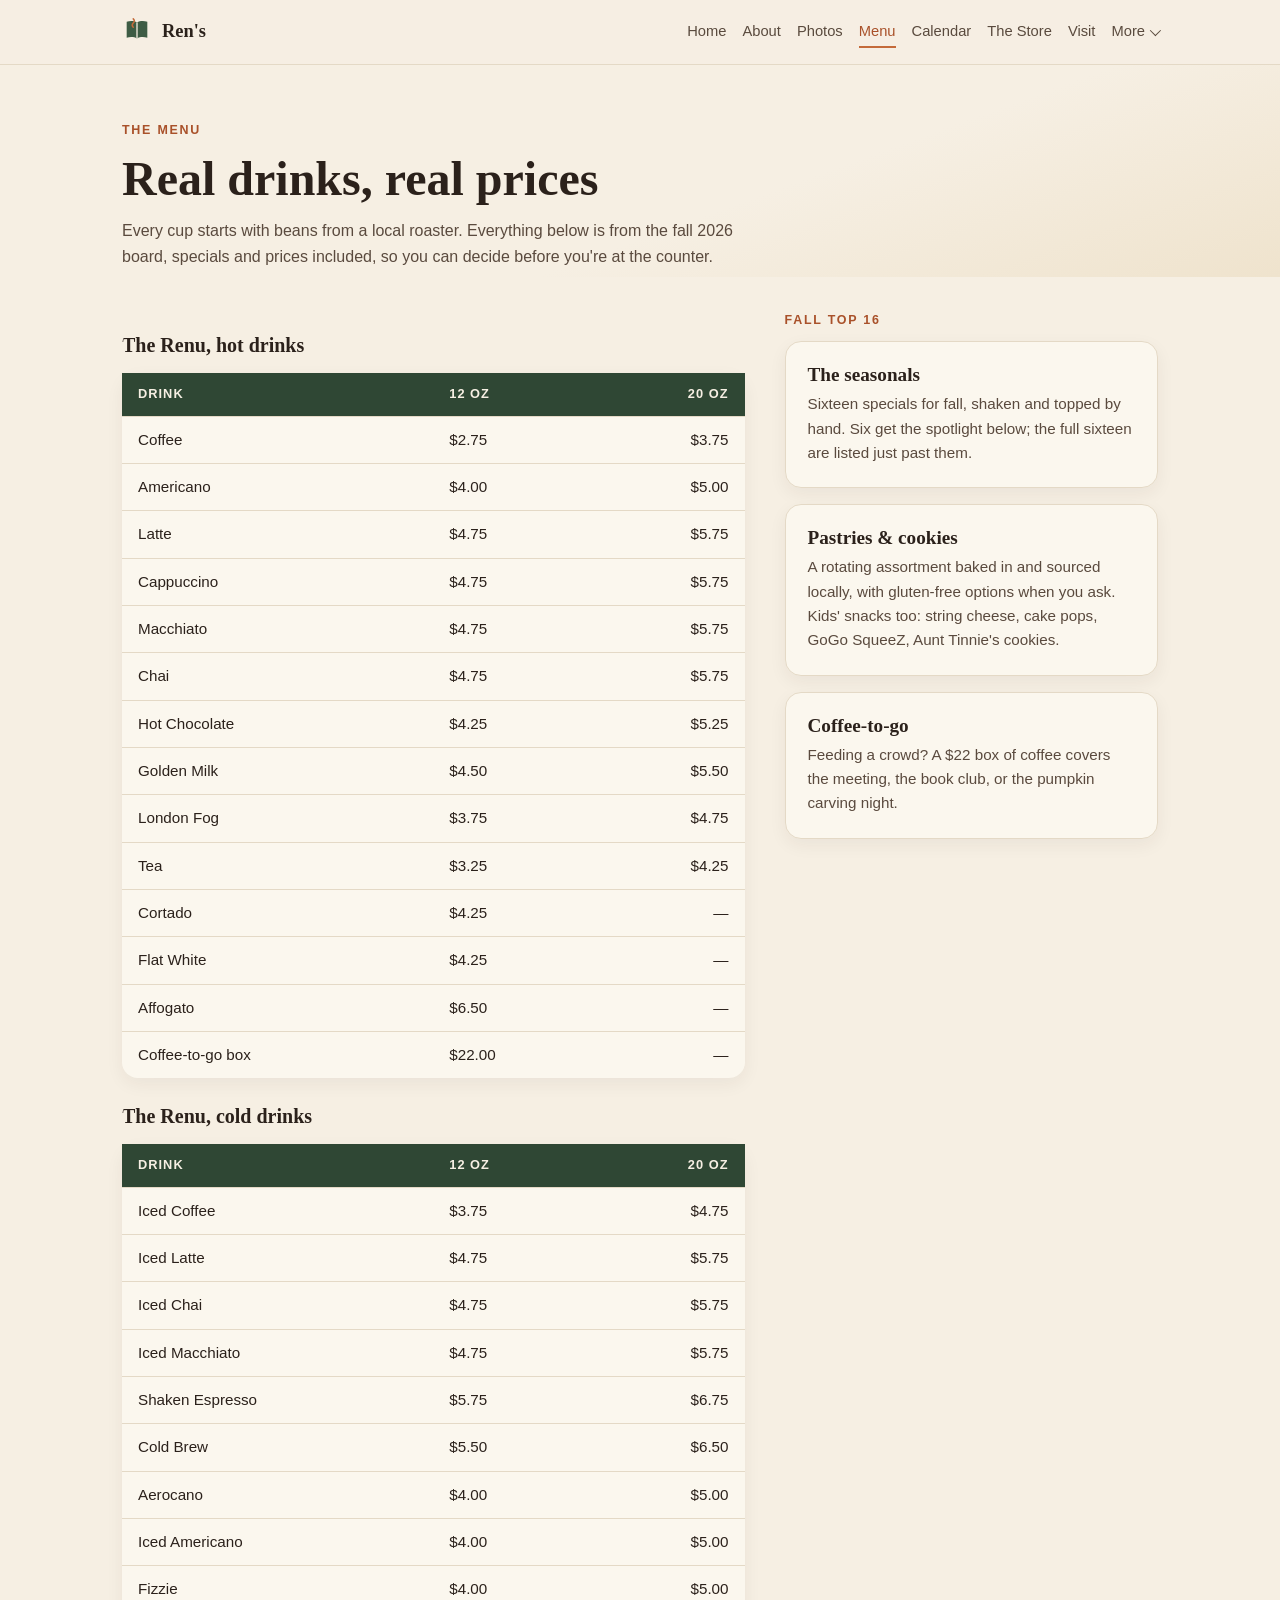
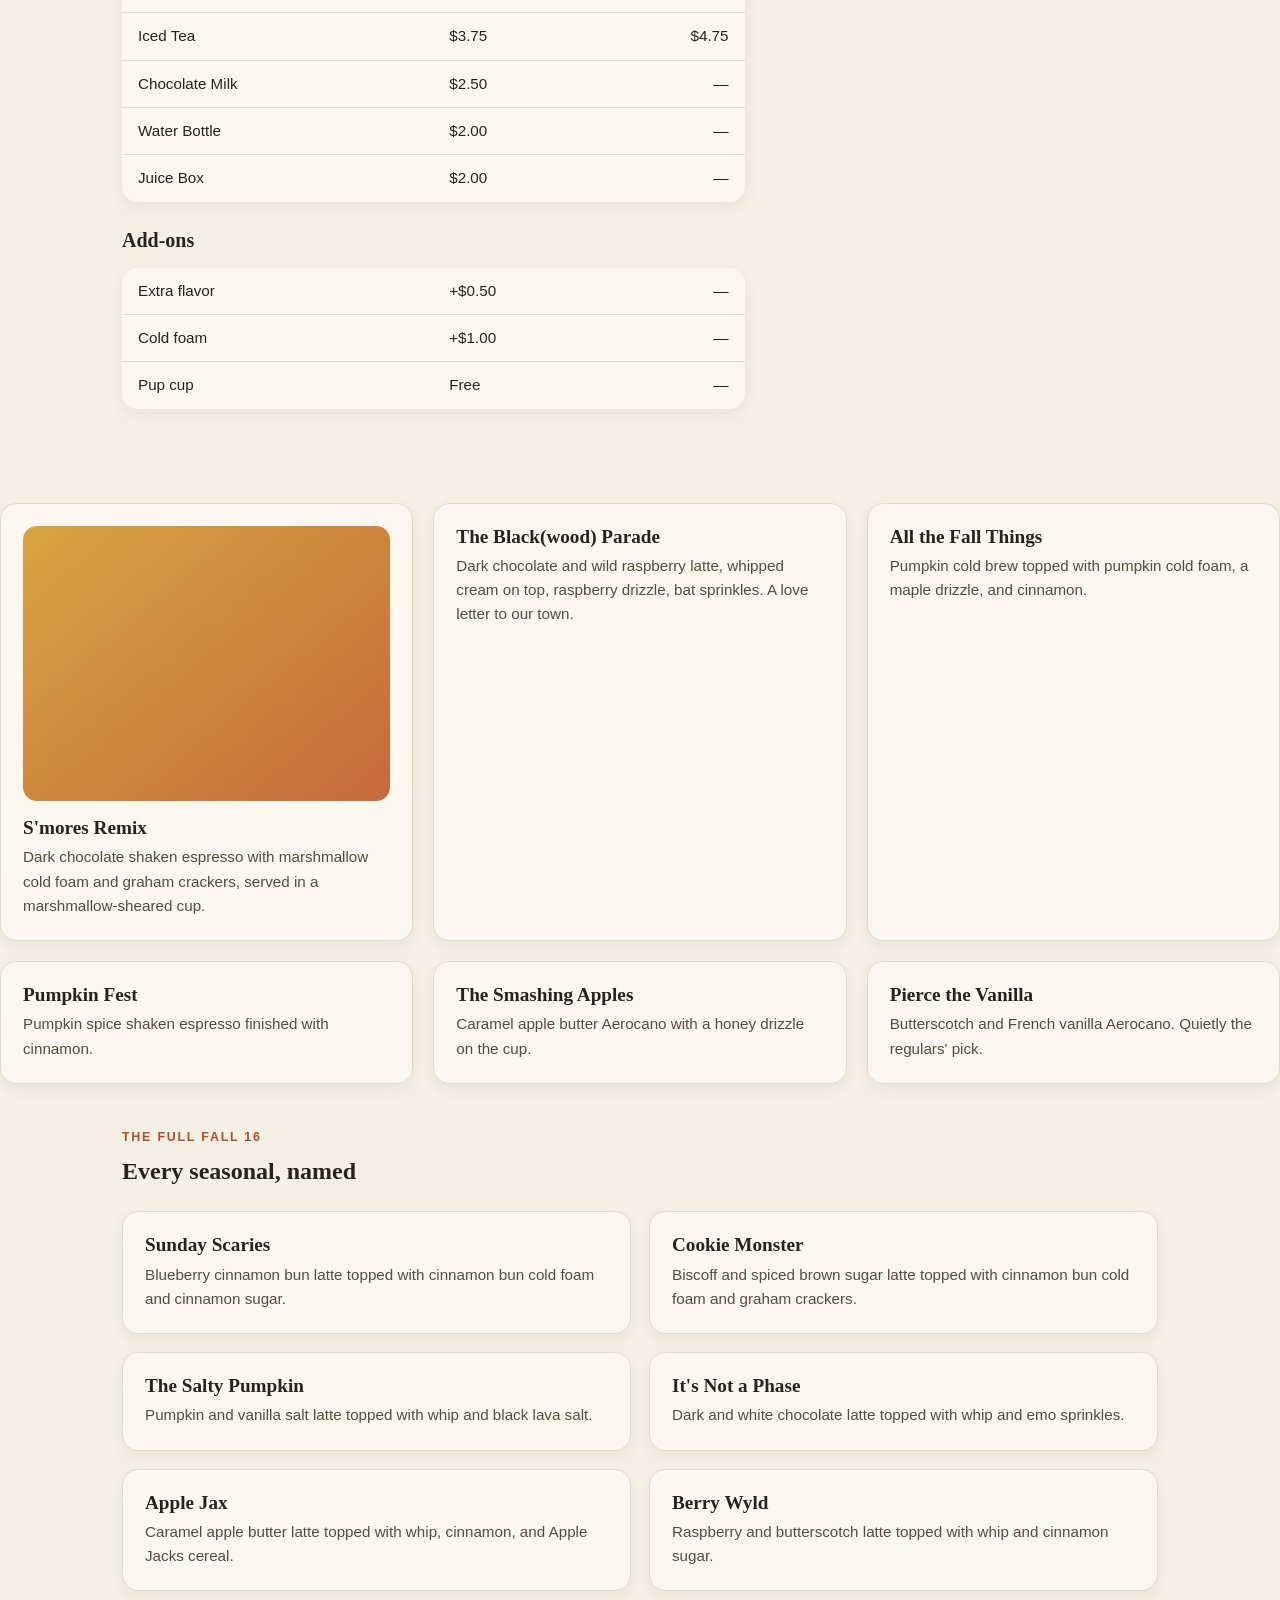
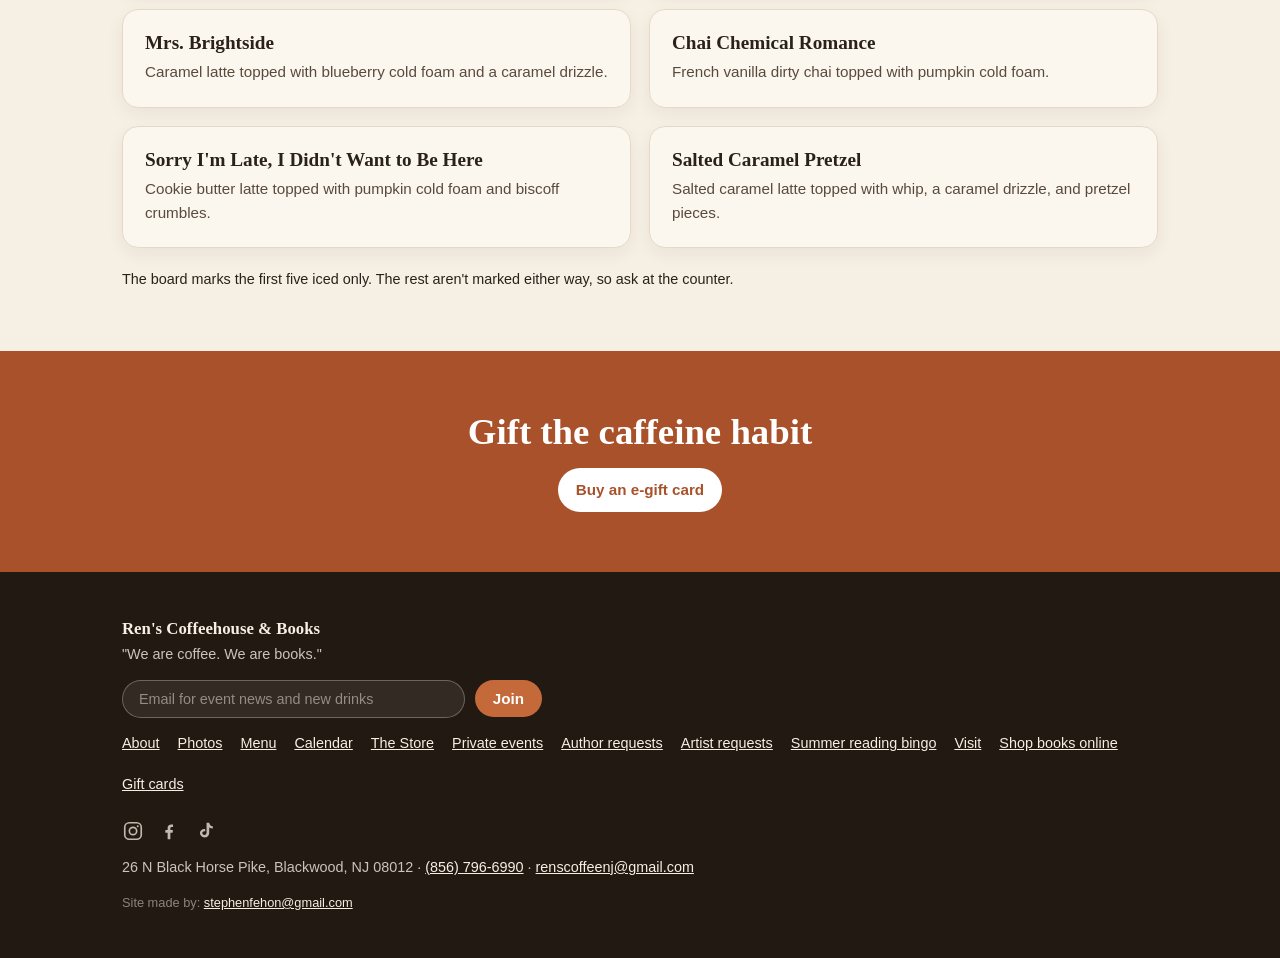
<file: menu.html>
<!DOCTYPE html>
<html lang="en">
<head>
<meta charset="utf-8">
<meta name="viewport" content="width=device-width, initial-scale=1">
<title>Menu | Ren's Coffeehouse &amp; Books</title>
<meta name="description" content="The menu at Ren's Coffeehouse &amp; Books in Blackwood, NJ: the fall Top 16 specials, The Renu hot and cold drink boards with prices, pastries, and a kids' snack menu.">
<link rel="stylesheet" href="css/style.css?v=9">
<script src="js/main.js?v=6" defer></script>
</head>
<body>
<header>
  <div class="wrap nav">
    <a class="brand" href="index.html"><svg viewBox="0 0 32 32" fill="none" aria-hidden="true"><path d="M16 6c-3-2-7-2-11-1v17c4-1 8-1 11 1 3-2 7-2 11-1V5c-4-1-8-1-11 1z" fill="#3e5c45"/><path d="M16 6v17" stroke="#f6efe3" stroke-width="1.4"/><path d="M12 2c1.5 1.5 1.5 3 0 4.5S10.5 9.5 12 11" stroke="#c46a3a" stroke-width="1.6" stroke-linecap="round" fill="none"/></svg>
      Ren's
    </a>
<nav class="nav-links" aria-label="Main">
      <a href="index.html">Home</a>
      <a href="about.html">About</a>
      <a href="photos.html">Photos</a>
      <a href="menu.html" aria-current="page">Menu</a>
      <a href="events.html">Calendar</a>
      <a href="bookstore.html">The Store</a>
      <a href="visit.html">Visit</a>
      <div class="nav-more">
        <button class="nav-more-btn" type="button" aria-haspopup="true" aria-expanded="false">More<span class="chev" aria-hidden="true"></span></button>
        <div class="nav-drop">
          <a href="private-events.html">Private Events</a>
          <a href="author-requests.html">Author Requests</a>
          <a href="artist-requests.html">Artist Requests</a>
          <a href="reading-bingo.html">Summer Reading Bingo</a>
          <a href="https://squareup.com/gift/MLTY75AT0RZFC/order" target="_blank" rel="noopener">Gift Cards</a>
        </div>
      </div>
    </nav>
    <button class="menu-btn" id="menu-btn" aria-label="Open menu" aria-expanded="false"><span></span><span></span><span></span></button>
  </div>
  <nav class="mobile-nav" id="mobile-nav" aria-label="Mobile">
    <a href="index.html">Home</a>
    <a href="about.html">About</a>
    <a href="photos.html">Photos</a>
    <a href="menu.html">Menu</a>
    <a href="events.html">Calendar</a>
    <a href="bookstore.html">The Store</a>
    <a href="visit.html">Visit</a>
    <a href="private-events.html">Private Events</a>
    <a href="author-requests.html">Author Requests</a>
    <a href="artist-requests.html">Artist Requests</a>
    <a href="reading-bingo.html">Summer Reading Bingo</a>
    <a href="https://squareup.com/gift/MLTY75AT0RZFC/order" target="_blank" rel="noopener">Gift Cards</a>
  </nav>
</header>
<main>
<section class="page-head"><div class="wrap">
  <p class="kicker" data-reveal>The menu</p>
  <h1 data-reveal style="--d:60ms">Real drinks, real prices</h1>
  <p class="lead-2" data-reveal style="--d:120ms">Every cup starts with beans from a local roaster. Everything below is from the fall 2026 board, specials and prices included, so you can decide before you're at the counter.</p>
</div></section>

<section style="padding-top:34px"><div class="wrap menu-wrap" style="margin-top:0">
  <div data-reveal>
    <table class="menu" style="margin-top:18px">
        <caption>The Renu, hot drinks</caption>
        <thead><tr><th>Drink</th><th>12 oz</th><th>20 oz</th></tr></thead>
        <tbody>
          <tr><td>Coffee</td><td>$2.75</td><td>$3.75</td></tr>
          <tr><td>Americano</td><td>$4.00</td><td>$5.00</td></tr>
          <tr><td>Latte</td><td>$4.75</td><td>$5.75</td></tr>
          <tr><td>Cappuccino</td><td>$4.75</td><td>$5.75</td></tr>
          <tr><td>Macchiato</td><td>$4.75</td><td>$5.75</td></tr>
          <tr><td>Chai</td><td>$4.75</td><td>$5.75</td></tr>
          <tr><td>Hot Chocolate</td><td>$4.25</td><td>$5.25</td></tr>
          <tr><td>Golden Milk</td><td>$4.50</td><td>$5.50</td></tr>
          <tr><td>London Fog</td><td>$3.75</td><td>$4.75</td></tr>
          <tr><td>Tea</td><td>$3.25</td><td>$4.25</td></tr>
          <tr><td>Cortado</td><td>$4.25</td><td>&mdash;</td></tr>
          <tr><td>Flat White</td><td>$4.25</td><td>&mdash;</td></tr>
          <tr><td>Affogato</td><td>$6.50</td><td>&mdash;</td></tr>
          <tr><td>Coffee-to-go box</td><td>$22.00</td><td>&mdash;</td></tr>
        </tbody>
      </table>
      <table class="menu" style="margin-top:22px">
        <caption>The Renu, cold drinks</caption>
        <thead><tr><th>Drink</th><th>12 oz</th><th>20 oz</th></tr></thead>
        <tbody>
          <tr><td>Iced Coffee</td><td>$3.75</td><td>$4.75</td></tr>
          <tr><td>Iced Latte</td><td>$4.75</td><td>$5.75</td></tr>
          <tr><td>Iced Chai</td><td>$4.75</td><td>$5.75</td></tr>
          <tr><td>Iced Macchiato</td><td>$4.75</td><td>$5.75</td></tr>
          <tr><td>Shaken Espresso</td><td>$5.75</td><td>$6.75</td></tr>
          <tr><td>Cold Brew</td><td>$5.50</td><td>$6.50</td></tr>
          <tr><td>Aerocano</td><td>$4.00</td><td>$5.00</td></tr>
          <tr><td>Iced Americano</td><td>$4.00</td><td>$5.00</td></tr>
          <tr><td>Fizzie</td><td>$4.00</td><td>$5.00</td></tr>
          <tr><td>Iced Tea</td><td>$3.75</td><td>$4.75</td></tr>
          <tr><td>Chocolate Milk</td><td>$2.50</td><td>&mdash;</td></tr>
          <tr><td>Water Bottle</td><td>$2.00</td><td>&mdash;</td></tr>
          <tr><td>Juice Box</td><td>$2.00</td><td>&mdash;</td></tr>
        </tbody>
      </table>
      <table class="menu" style="margin-top:22px">
        <caption>Add-ons</caption>
        <tbody>
          <tr><td>Extra flavor</td><td>+$0.50</td><td>&mdash;</td></tr>
          <tr><td>Cold foam</td><td>+$1.00</td><td>&mdash;</td></tr>
          <tr><td>Pup cup</td><td>Free</td><td>&mdash;</td></tr>
        </tbody>
      </table>
  </div>
  <div class="menu-side">
    <p class="kicker" data-reveal>Fall Top 16</p>
    <div class="card" data-reveal style="--d:60ms"><h3>The seasonals</h3><p>Sixteen specials for fall, shaken and topped by hand. Six get the spotlight below; the full sixteen are listed just past them.</p></div>
    <div class="card" data-reveal style="--d:130ms"><h3>Pastries &amp; cookies</h3><p>A rotating assortment baked in and sourced locally, with gluten-free options when you ask. Kids' snacks too: string cheese, cake pops, GoGo SqueeZ, Aunt Tinnie's cookies.</p></div>
    <div class="card" data-reveal style="--d:200ms"><h3>Coffee-to-go</h3><p>Feeding a crowd? A $22 box of coffee covers the meeting, the book club, or the pumpkin carving night.</p></div>
  </div>
</div></section>

<div class="grid-3">
      <article class="card" data-reveal style="--d:0ms"><div class="drink-photo"><img loading="lazy" src="https://static.wixstatic.com/media/a8cb74_53c258db1caf4ec689b80a9e9e07f2ac~mv2.jpg/v1/fit/w_700,h_525,q_85,enc_avif/rens-smores.jpg" alt="A whipped cream drink surrounded by pumpkins, marshmallows and graham crackers" onerror="this.remove()"></div><h3>S'mores Remix</h3><p>Dark chocolate shaken espresso with marshmallow cold foam and graham crackers, served in a marshmallow-sheared cup.</p></article>
      <article class="card" data-reveal style="--d:70ms"><h3>The Black(wood) Parade</h3><p>Dark chocolate and wild raspberry latte, whipped cream on top, raspberry drizzle, bat sprinkles. A love letter to our town.</p></article>
      <article class="card" data-reveal style="--d:140ms"><h3>All the Fall Things</h3><p>Pumpkin cold brew topped with pumpkin cold foam, a maple drizzle, and cinnamon.</p></article>
      <article class="card" data-reveal style="--d:0ms"><h3>Pumpkin Fest</h3><p>Pumpkin spice shaken espresso finished with cinnamon.</p></article>
      <article class="card" data-reveal style="--d:70ms"><h3>The Smashing Apples</h3><p>Caramel apple butter Aerocano with a honey drizzle on the cup.</p></article>
      <article class="card" data-reveal style="--d:140ms"><h3>Pierce the Vanilla</h3><p>Butterscotch and French vanilla Aerocano. Quietly the regulars' pick.</p></article>
    </div>

<section style="padding-top:44px"><div class="wrap">
  <p class="kicker" data-reveal>The full fall 16</p>
  <h2 data-reveal style="--d:60ms">Every seasonal, named</h2>
  <div class="grid-2" style="margin-top:26px">
    <div class="card" data-reveal style="--d:0ms"><h3>Sunday Scaries</h3><p>Blueberry cinnamon bun latte topped with cinnamon bun cold foam and cinnamon sugar.</p></div>
    <div class="card" data-reveal style="--d:70ms"><h3>Cookie Monster</h3><p>Biscoff and spiced brown sugar latte topped with cinnamon bun cold foam and graham crackers.</p></div>
    <div class="card" data-reveal style="--d:0ms"><h3>The Salty Pumpkin</h3><p>Pumpkin and vanilla salt latte topped with whip and black lava salt.</p></div>
    <div class="card" data-reveal style="--d:70ms"><h3>It's Not a Phase</h3><p>Dark and white chocolate latte topped with whip and emo sprinkles.</p></div>
    <div class="card" data-reveal style="--d:0ms"><h3>Apple Jax</h3><p>Caramel apple butter latte topped with whip, cinnamon, and Apple Jacks cereal.</p></div>
    <div class="card" data-reveal style="--d:70ms"><h3>Berry Wyld</h3><p>Raspberry and butterscotch latte topped with whip and cinnamon sugar.</p></div>
    <div class="card" data-reveal style="--d:0ms"><h3>Mrs. Brightside</h3><p>Caramel latte topped with blueberry cold foam and a caramel drizzle.</p></div>
    <div class="card" data-reveal style="--d:70ms"><h3>Chai Chemical Romance</h3><p>French vanilla dirty chai topped with pumpkin cold foam.</p></div>
    <div class="card" data-reveal style="--d:0ms"><h3>Sorry I'm Late, I Didn't Want to Be Here</h3><p>Cookie butter latte topped with pumpkin cold foam and biscoff crumbles.</p></div>
    <div class="card" data-reveal style="--d:70ms"><h3>Salted Caramel Pretzel</h3><p>Salted caramel latte topped with whip, a caramel drizzle, and pretzel pieces.</p></div>
  </div>
  <p data-reveal style="margin-top:20px;font-size:.9rem">The board marks the first five iced only. The rest aren't marked either way, so ask at the counter.</p>
</div></section>

<section class="cta-band">
  <div class="wrap">
    <h2 data-reveal>Gift the caffeine habit</h2>
    <p style="margin-top:14px" data-reveal><a class="btn" href="https://squareup.com/gift/MLTY75AT0RZFC/order" target="_blank" rel="noopener">Buy an e-gift card</a></p>
  </div>
</section>
</main>
<footer>
  <div class="wrap">
    <div><strong style="font-family:var(--serif);font-size:1.05rem;color:#f6efe3">Ren's Coffeehouse &amp; Books</strong><br>"We are coffee. We are books."</div>
    <form class="newsletter" onsubmit="event.preventDefault();this.classList.add('sent');this.querySelector('input').value='';">
      <input type="email" placeholder="Email for event news and new drinks" aria-label="Email for mailing list">
      <button class="btn" type="submit">Join</button>
    </form>
    <div class="f-links">
      <a href="about.html">About</a><a href="photos.html">Photos</a><a href="menu.html">Menu</a><a href="events.html">Calendar</a><a href="bookstore.html">The Store</a><a href="private-events.html">Private events</a><a href="author-requests.html">Author requests</a><a href="artist-requests.html">Artist requests</a><a href="reading-bingo.html">Summer reading bingo</a><a href="visit.html">Visit</a>
      <a href="https://bookshop.org/shop/renscoffeeandbooks" target="_blank" rel="noopener">Shop books online</a>
      <a href="https://squareup.com/gift/MLTY75AT0RZFC/order" target="_blank" rel="noopener">Gift cards</a>
    </div>
    <div class="socials" aria-label="Ren's on social media">
      <a href="https://www.instagram.com/renscoffeenj/" target="_blank" rel="noopener" aria-label="Ren's on Instagram"><svg viewBox="0 0 24 24" fill="none" stroke="currentColor" stroke-width="1.8" aria-hidden="true"><rect x="3" y="3" width="18" height="18" rx="5"/><circle cx="12" cy="12" r="4"/><circle cx="17.2" cy="6.8" r="1.1" fill="currentColor" stroke="none"/></svg></a>
      <a href="https://www.facebook.com/renscoffeehousenj" target="_blank" rel="noopener" aria-label="Ren's on Facebook"><svg viewBox="0 0 24 24" fill="currentColor" aria-hidden="true"><path d="M13.5 21v-7h2.4l.4-3h-2.8V9.1c0-.9.3-1.5 1.6-1.5h1.3V4.9c-.2 0-1-.1-1.9-.1-2.4 0-4 1.4-4 4V11H8v3h2.5v7h3z"/></svg></a>
      <a href="https://www.tiktok.com/@renscoffeehouseandbooks" target="_blank" rel="noopener" aria-label="Ren's on TikTok"><svg viewBox="0 0 24 24" fill="currentColor" aria-hidden="true"><path d="M16.6 3c.3 2.1 1.7 3.6 3.9 3.8v2.6c-1.5 0-2.8-.4-3.9-1.2v5.6c0 3.2-2.2 5.2-5.2 5.2-2.8 0-4.9-2-4.9-4.7 0-2.6 2-4.6 4.8-4.6.3 0 .6 0 .9.1v2.7c-.3-.1-.6-.2-.9-.2-1.3 0-2.2.9-2.2 2s.9 2 2.2 2c1.4 0 2.4-1 2.4-2.6V3h2.9z"/></svg></a>
    </div>
    <div>26 N Black Horse Pike, Blackwood, NJ 08012 &middot; <a href="tel:+18567966990">(856) 796-6990</a> &middot; <a href="mailto:renscoffeenj@gmail.com">renscoffeenj@gmail.com</a></div>
    <div style="font-size:.8rem;color:rgba(246,239,227,.5)">Site made by: <a href="mailto:stephenfehon@gmail.com">stephenfehon@gmail.com</a></div>
  </div>
</footer>
</body>
</html>
</file>
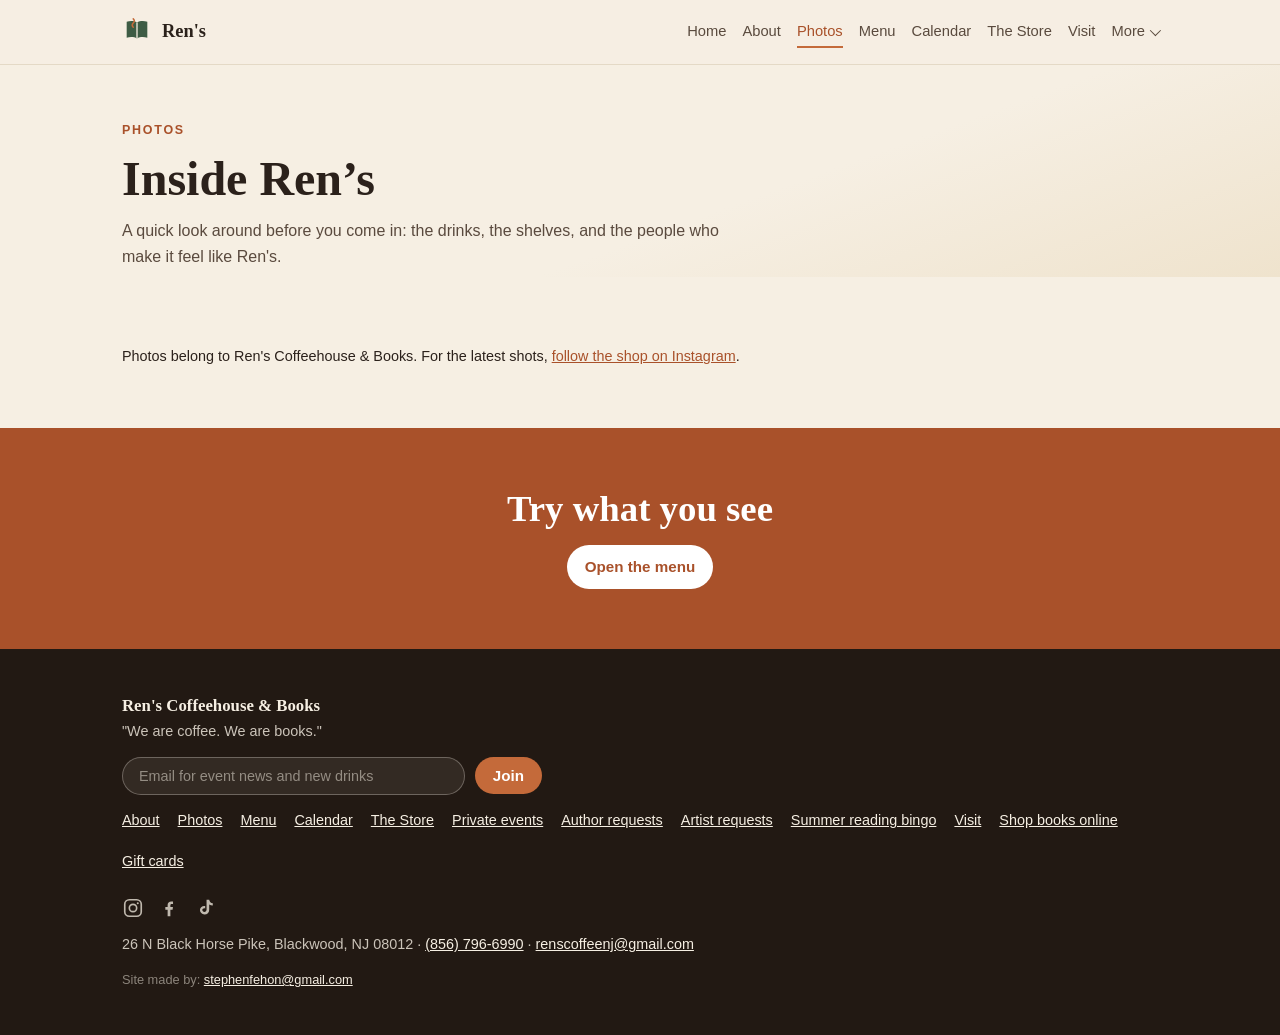
<file: photos.html>
<!DOCTYPE html>
<html lang="en">
<head>
<meta charset="utf-8">
<meta name="viewport" content="width=device-width, initial-scale=1">
<title>Photos | Ren's Coffeehouse & Books</title>
<meta name="description" content="A look inside Ren's Coffeehouse & Books in Blackwood, NJ: the drinks, the shelves, and the people.">
<link rel="stylesheet" href="css/style.css?v=9">
<script src="js/main.js?v=6" defer></script>
</head>
<body>
<header>
  <div class="wrap nav">
    <a class="brand" href="index.html"><svg viewBox="0 0 32 32" fill="none" aria-hidden="true"><path d="M16 6c-3-2-7-2-11-1v17c4-1 8-1 11 1 3-2 7-2 11-1V5c-4-1-8-1-11 1z" fill="#3e5c45"/><path d="M16 6v17" stroke="#f6efe3" stroke-width="1.4"/><path d="M12 2c1.5 1.5 1.5 3 0 4.5S10.5 9.5 12 11" stroke="#c46a3a" stroke-width="1.6" stroke-linecap="round" fill="none"/></svg>
      Ren's
    </a>
<nav class="nav-links" aria-label="Main">
      <a href="index.html">Home</a>
      <a href="about.html">About</a>
      <a href="photos.html" aria-current="page">Photos</a>
      <a href="menu.html">Menu</a>
      <a href="events.html">Calendar</a>
      <a href="bookstore.html">The Store</a>
      <a href="visit.html">Visit</a>
      <div class="nav-more">
        <button class="nav-more-btn" type="button" aria-haspopup="true" aria-expanded="false">More<span class="chev" aria-hidden="true"></span></button>
        <div class="nav-drop">
          <a href="private-events.html">Private Events</a>
          <a href="author-requests.html">Author Requests</a>
          <a href="artist-requests.html">Artist Requests</a>
          <a href="reading-bingo.html">Summer Reading Bingo</a>
          <a href="https://squareup.com/gift/MLTY75AT0RZFC/order" target="_blank" rel="noopener">Gift Cards</a>
        </div>
      </div>
    </nav>
    <button class="menu-btn" id="menu-btn" aria-label="Open menu" aria-expanded="false"><span></span><span></span><span></span></button>
  </div>
  <nav class="mobile-nav" id="mobile-nav" aria-label="Mobile">
    <a href="index.html">Home</a>
    <a href="about.html">About</a>
    <a href="photos.html">Photos</a>
    <a href="menu.html">Menu</a>
    <a href="events.html">Calendar</a>
    <a href="bookstore.html">The Store</a>
    <a href="visit.html">Visit</a>
    <a href="private-events.html">Private Events</a>
    <a href="author-requests.html">Author Requests</a>
    <a href="artist-requests.html">Artist Requests</a>
    <a href="reading-bingo.html">Summer Reading Bingo</a>
    <a href="https://squareup.com/gift/MLTY75AT0RZFC/order" target="_blank" rel="noopener">Gift Cards</a>
  </nav>
</header>
<main>
<section class="page-head"><div class="wrap">
  <p class="kicker" data-reveal>Photos</p>
  <h1 data-reveal style="--d:60ms">Inside Ren&rsquo;s</h1>
  <p class="lead-2" data-reveal style="--d:120ms">A quick look around before you come in: the drinks, the shelves, and the people who make it feel like Ren's.</p>
</div></section>
<section style="padding-top:34px"><div class="wrap">
  <div class="gallery" data-reveal>
    <figure><img src="https://static.wixstatic.com/media/a8cb74_86eaabf9821b4ca59f82b5798f1490a4~mv2.jpg/v1/fit/w_800,h_600,q_85,enc_avif/rens-barista.jpg" alt="A barista smiling behind the counter at Ren's, sunflowers beside her" onerror="this.parentElement.remove()"><figcaption>Behind the counter</figcaption></figure>
    <figure><img src="https://static.wixstatic.com/media/a8cb74_a339501c9ad04ab1be9c39c089c26df3~mv2.jpeg/v1/fit/w_800,h_1000,q_85,enc_avif/rens-toasted-marshmallow.jpeg" alt="A Ren's signature drink topped with whipped cream and a toasted marshmallow, surrounded by pumpkins" onerror="this.parentElement.remove()"><figcaption>The toasted marshmallow special</figcaption></figure>
    <figure><img src="https://static.wixstatic.com/media/a8cb74_53c258db1caf4ec689b80a9e9e07f2ac~mv2.jpg/v1/fit/w_700,h_525,q_85,enc_avif/rens-smores.jpg" alt="A whipped cream drink surrounded by pumpkins, marshmallows and graham crackers" onerror="this.parentElement.remove()"><figcaption>S'mores Remix</figcaption></figure>
    <figure><img loading="lazy" src="https://static.wixstatic.com/media/a8cb74_2fbb4905262a45be812ef4ff917187e9~mv2.jpg/v1/fill/w_364,h_469,al_tl,q_80,usm_0.66_1.00_0.01,enc_avif,quality_auto/a8cb74_2fbb4905262a45be812ef4ff917187e9~mv2.jpg" alt="Handcrafted bookmarks with dried flowers and tassels on a wooden display board" onerror="this.parentElement.remove()"><figcaption>Made by local artists</figcaption></figure>
    <figure><img loading="lazy" src="https://static.wixstatic.com/media/11062b_e1d09e13e4454ac89cda1ac01605aaf2~mv2.jpg/v1/fill/w_364,h_430,al_c,q_80,usm_0.66_1.00_0.01,enc_avif,quality_auto/11062b_e1d09e13e4454ac89cda1ac01605aaf2~mv2.jpg" alt="A reader holding an open book beside a cup of coffee with latte art" onerror="this.parentElement.remove()"><figcaption>A book and a latte</figcaption></figure>
    <figure><img loading="lazy" src="https://static.wixstatic.com/media/a8cb74_09e19ee87ccc4768a317b2e4d181ffda~mv2.jpg/v1/fill/w_318,h_287,al_c,q_80,usm_0.66_1.00_0.01,enc_avif,quality_auto/a8cb74_09e19ee87ccc4768a317b2e4d181ffda~mv2.jpg" alt="Summer bingo prompts signage" onerror="this.parentElement.remove()"><figcaption>Summer bingo signage</figcaption></figure>
  </div>
  <p class="prose" data-reveal style="margin-top:26px;font-size:.9rem">Photos belong to Ren's Coffeehouse &amp; Books. For the latest shots, <a href="https://www.instagram.com/renscoffeenj/" target="_blank" rel="noopener">follow the shop on Instagram</a>.</p>
</div></section>

<section class="cta-band"><div class="wrap">
  <h2 data-reveal>Try what you see</h2>
  <p style="margin-top:14px" data-reveal><a class="btn" href="menu.html">Open the menu</a></p>
</div></section></main>
<footer>
  <div class="wrap">
    <div><strong style="font-family:var(--serif);font-size:1.05rem;color:#f6efe3">Ren's Coffeehouse &amp; Books</strong><br>"We are coffee. We are books."</div>
    <form class="newsletter" onsubmit="event.preventDefault();this.classList.add('sent');this.querySelector('input').value='';">
      <input type="email" placeholder="Email for event news and new drinks" aria-label="Email for mailing list">
      <button class="btn" type="submit">Join</button>
    </form>
    <div class="f-links">
      <a href="about.html">About</a><a href="photos.html">Photos</a><a href="menu.html">Menu</a><a href="events.html">Calendar</a><a href="bookstore.html">The Store</a><a href="private-events.html">Private events</a><a href="author-requests.html">Author requests</a><a href="artist-requests.html">Artist requests</a><a href="reading-bingo.html">Summer reading bingo</a><a href="visit.html">Visit</a>
      <a href="https://bookshop.org/shop/renscoffeeandbooks" target="_blank" rel="noopener">Shop books online</a>
      <a href="https://squareup.com/gift/MLTY75AT0RZFC/order" target="_blank" rel="noopener">Gift cards</a>
    </div>
    <div class="socials" aria-label="Ren's on social media">
      <a href="https://www.instagram.com/renscoffeenj/" target="_blank" rel="noopener" aria-label="Ren's on Instagram"><svg viewBox="0 0 24 24" fill="none" stroke="currentColor" stroke-width="1.8" aria-hidden="true"><rect x="3" y="3" width="18" height="18" rx="5"/><circle cx="12" cy="12" r="4"/><circle cx="17.2" cy="6.8" r="1.1" fill="currentColor" stroke="none"/></svg></a>
      <a href="https://www.facebook.com/renscoffeehousenj" target="_blank" rel="noopener" aria-label="Ren's on Facebook"><svg viewBox="0 0 24 24" fill="currentColor" aria-hidden="true"><path d="M13.5 21v-7h2.4l.4-3h-2.8V9.1c0-.9.3-1.5 1.6-1.5h1.3V4.9c-.2 0-1-.1-1.9-.1-2.4 0-4 1.4-4 4V11H8v3h2.5v7h3z"/></svg></a>
      <a href="https://www.tiktok.com/@renscoffeehouseandbooks" target="_blank" rel="noopener" aria-label="Ren's on TikTok"><svg viewBox="0 0 24 24" fill="currentColor" aria-hidden="true"><path d="M16.6 3c.3 2.1 1.7 3.6 3.9 3.8v2.6c-1.5 0-2.8-.4-3.9-1.2v5.6c0 3.2-2.2 5.2-5.2 5.2-2.8 0-4.9-2-4.9-4.7 0-2.6 2-4.6 4.8-4.6.3 0 .6 0 .9.1v2.7c-.3-.1-.6-.2-.9-.2-1.3 0-2.2.9-2.2 2s.9 2 2.2 2c1.4 0 2.4-1 2.4-2.6V3h2.9z"/></svg></a>
    </div>
    <div>26 N Black Horse Pike, Blackwood, NJ 08012 &middot; <a href="tel:+18567966990">(856) 796-6990</a> &middot; <a href="mailto:renscoffeenj@gmail.com">renscoffeenj@gmail.com</a></div>
    <div style="font-size:.8rem;color:rgba(246,239,227,.5)">Site made by: <a href="mailto:stephenfehon@gmail.com">stephenfehon@gmail.com</a></div>
  </div>
</footer>
</body>
</html>
</file>
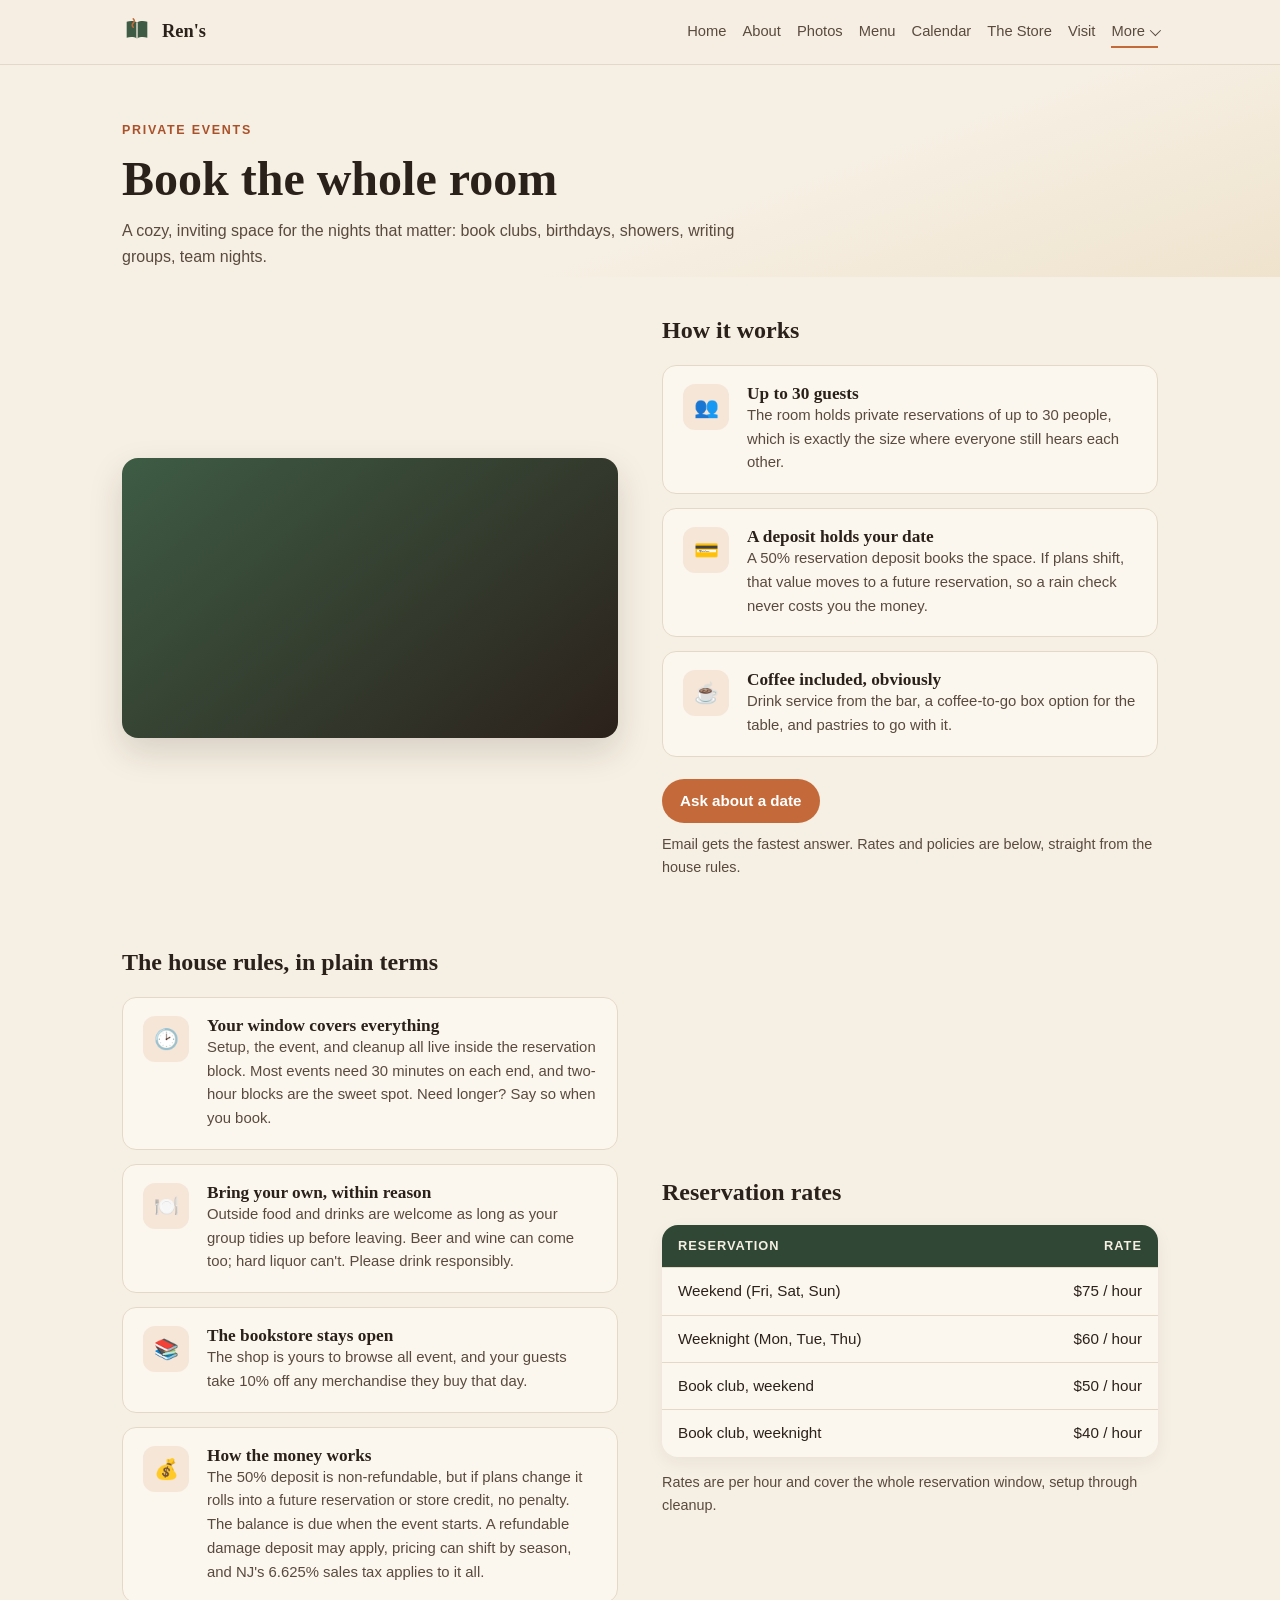
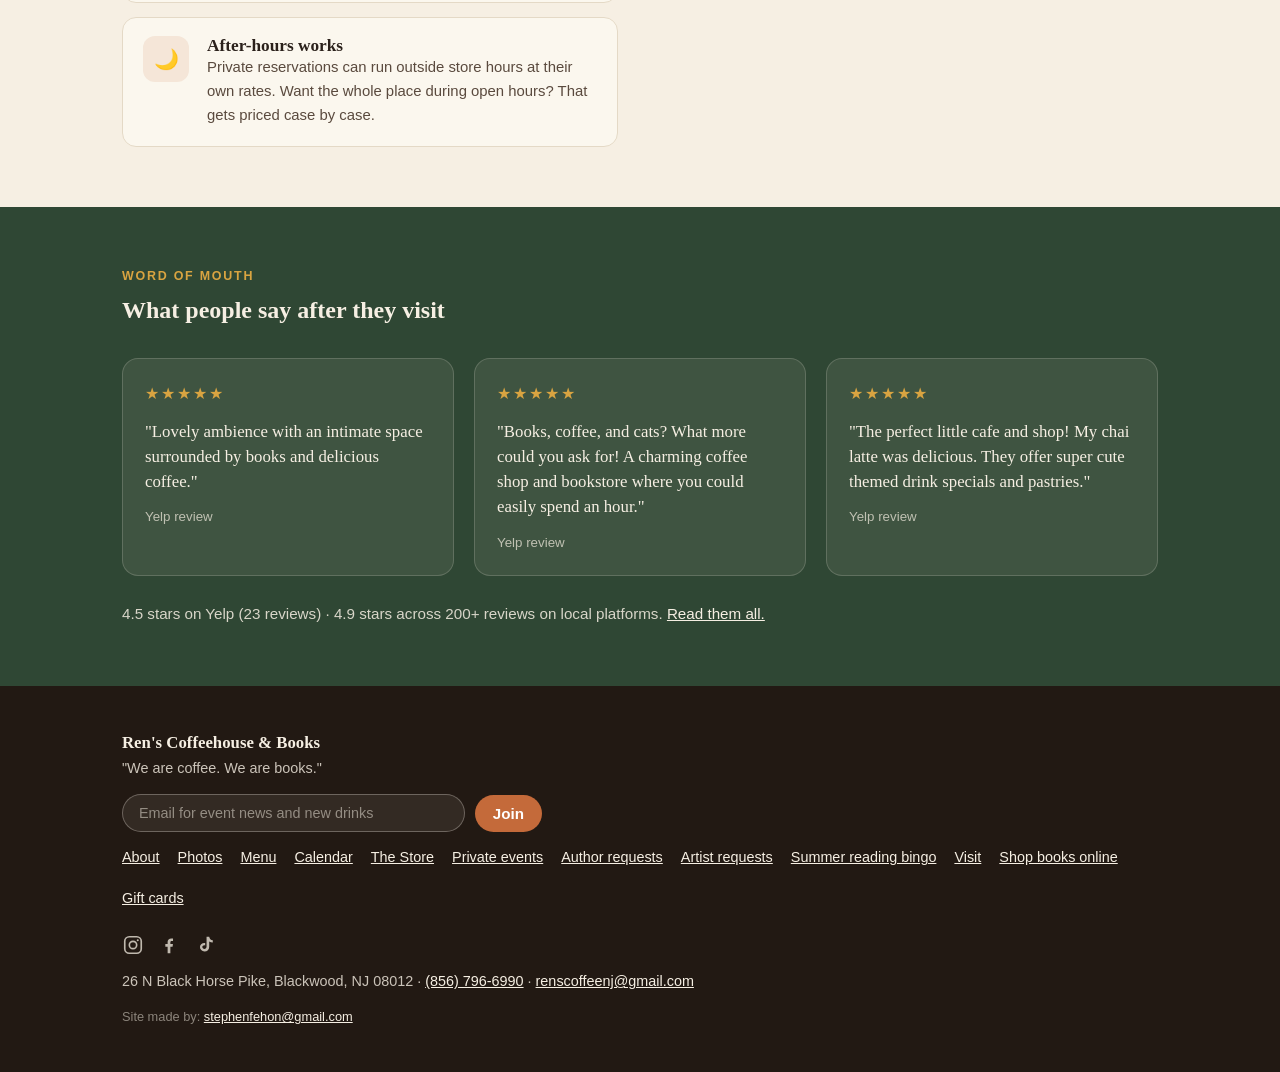
<file: private-events.html>
<!DOCTYPE html>
<html lang="en">
<head>
<meta charset="utf-8">
<meta name="viewport" content="width=device-width, initial-scale=1">
<title>Private Events | Ren's Coffeehouse &amp; Books</title>
<meta name="description" content="Host your book club, birthday, or group gathering at Ren's Coffeehouse &amp; Books in Blackwood, NJ. Private reservations for up to 30 guests.">
<link rel="stylesheet" href="css/style.css?v=9">
<script src="js/main.js?v=6" defer></script>
</head>
<body>
<header>
  <div class="wrap nav">
    <a class="brand" href="index.html"><svg viewBox="0 0 32 32" fill="none" aria-hidden="true"><path d="M16 6c-3-2-7-2-11-1v17c4-1 8-1 11 1 3-2 7-2 11-1V5c-4-1-8-1-11 1z" fill="#3e5c45"/><path d="M16 6v17" stroke="#f6efe3" stroke-width="1.4"/><path d="M12 2c1.5 1.5 1.5 3 0 4.5S10.5 9.5 12 11" stroke="#c46a3a" stroke-width="1.6" stroke-linecap="round" fill="none"/></svg>
      Ren's
    </a>
<nav class="nav-links" aria-label="Main">
      <a href="index.html">Home</a>
      <a href="about.html">About</a>
      <a href="photos.html">Photos</a>
      <a href="menu.html">Menu</a>
      <a href="events.html">Calendar</a>
      <a href="bookstore.html">The Store</a>
      <a href="visit.html">Visit</a>
      <div class="nav-more">
        <button class="nav-more-btn" type="button" aria-haspopup="true" aria-expanded="false">More<span class="chev" aria-hidden="true"></span></button>
        <div class="nav-drop">
          <a href="private-events.html" aria-current="page">Private Events</a>
          <a href="author-requests.html">Author Requests</a>
          <a href="artist-requests.html">Artist Requests</a>
          <a href="reading-bingo.html">Summer Reading Bingo</a>
          <a href="https://squareup.com/gift/MLTY75AT0RZFC/order" target="_blank" rel="noopener">Gift Cards</a>
        </div>
      </div>
    </nav>
    <button class="menu-btn" id="menu-btn" aria-label="Open menu" aria-expanded="false"><span></span><span></span><span></span></button>
  </div>
  <nav class="mobile-nav" id="mobile-nav" aria-label="Mobile">
    <a href="index.html">Home</a>
    <a href="about.html">About</a>
    <a href="photos.html">Photos</a>
    <a href="menu.html">Menu</a>
    <a href="events.html">Calendar</a>
    <a href="bookstore.html">The Store</a>
    <a href="visit.html">Visit</a>
    <a href="private-events.html">Private Events</a>
    <a href="author-requests.html">Author Requests</a>
    <a href="artist-requests.html">Artist Requests</a>
    <a href="reading-bingo.html">Summer Reading Bingo</a>
    <a href="https://squareup.com/gift/MLTY75AT0RZFC/order" target="_blank" rel="noopener">Gift Cards</a>
  </nav>
</header>
<main>
<section class="page-head"><div class="wrap">
  <p class="kicker" data-reveal>Private events</p>
  <h1 data-reveal style="--d:60ms">Book the whole room</h1>
  <p class="lead-2" data-reveal style="--d:120ms">A cozy, inviting space for the nights that matter: book clubs, birthdays, showers, writing groups, team nights.</p>
</div></section>

<section style="padding-top:40px"><div class="wrap split">
  <div class="photo-box" data-reveal><img loading="lazy" src="https://static.wixstatic.com/media/a8cb74_516ebcf129f54a459f77f37418a02999~mv2.jpg/v1/fit/w_800,h_1000,q_85,enc_avif/rens-private-event.jpg" alt="Two smiling hosts beside a chalkboard welcoming a private event at Ren's" onerror="this.remove()"></div>
  <div data-reveal style="--d:90ms">
    <h2>How it works</h2>
    <div class="ev-list" style="margin-top:20px">
      <div class="ev"><div class="ev-icon">&#128101;</div><div><h3>Up to 30 guests</h3><p>The room holds private reservations of up to 30 people, which is exactly the size where everyone still hears each other.</p></div></div>
      <div class="ev"><div class="ev-icon">&#128179;</div><div><h3>A deposit holds your date</h3><p>A 50% reservation deposit books the space. If plans shift, that value moves to a future reservation, so a rain check never costs you the money.</p></div></div>
      <div class="ev"><div class="ev-icon">&#9749;</div><div><h3>Coffee included, obviously</h3><p>Drink service from the bar, a coffee-to-go box option for the table, and pastries to go with it.</p></div></div>
    </div>
    <p style="margin-top:22px"><a class="btn" href="mailto:renscoffeenj@gmail.com?subject=Private%20event%20inquiry">Ask about a date</a></p>
    <p style="margin-top:10px;color:var(--ink-soft);font-size:.9rem">Email gets the fastest answer. Rates and policies are below, straight from the house rules.</p>
  </div>
</div></section>

<section style="padding-top:10px"><div class="wrap split">
  <div data-reveal>
    <h2>The house rules, in plain terms</h2>
    <div class="ev-list" style="margin-top:20px">
      <div class="ev"><div class="ev-icon">&#128337;</div><div><h3>Your window covers everything</h3><p>Setup, the event, and cleanup all live inside the reservation block. Most events need 30 minutes on each end, and two-hour blocks are the sweet spot. Need longer? Say so when you book.</p></div></div>
      <div class="ev"><div class="ev-icon">&#127869;&#65039;</div><div><h3>Bring your own, within reason</h3><p>Outside food and drinks are welcome as long as your group tidies up before leaving. Beer and wine can come too; hard liquor can't. Please drink responsibly.</p></div></div>
      <div class="ev"><div class="ev-icon">&#128218;</div><div><h3>The bookstore stays open</h3><p>The shop is yours to browse all event, and your guests take 10% off any merchandise they buy that day.</p></div></div>
      <div class="ev"><div class="ev-icon">&#128176;</div><div><h3>How the money works</h3><p>The 50% deposit is non-refundable, but if plans change it rolls into a future reservation or store credit, no penalty. The balance is due when the event starts. A refundable damage deposit may apply, pricing can shift by season, and NJ's 6.625% sales tax applies to it all.</p></div></div>
      <div class="ev"><div class="ev-icon">&#127769;</div><div><h3>After-hours works</h3><p>Private reservations can run outside store hours at their own rates. Want the whole place during open hours? That gets priced case by case.</p></div></div>
    </div>
  </div>
  <div data-reveal style="--d:90ms">
    <h2>Reservation rates</h2>
    <table class="menu" style="margin-top:18px">
      <thead><tr><th>Reservation</th><th>Rate</th></tr></thead>
      <tbody>
        <tr><td>Weekend (Fri, Sat, Sun)</td><td>$75 / hour</td></tr>
        <tr><td>Weeknight (Mon, Tue, Thu)</td><td>$60 / hour</td></tr>
        <tr><td>Book club, weekend</td><td>$50 / hour</td></tr>
        <tr><td>Book club, weeknight</td><td>$40 / hour</td></tr>
      </tbody>
    </table>
    <p style="margin-top:14px;color:var(--ink-soft);font-size:.9rem">Rates are per hour and cover the whole reservation window, setup through cleanup.</p>
  </div>
</div></section>

<section class="reviews">
  <div class="wrap">
    <p class="kicker" data-reveal>Word of mouth</p>
    <h2 data-reveal style="--d:60ms">What people say after they visit</h2>
    <div class="grid-3">
      <div class="quote" data-reveal style="--d:0ms"><span class="stars">&#9733;&#9733;&#9733;&#9733;&#9733;</span><p>"Lovely ambience with an intimate space surrounded by books and delicious coffee."</p><small>Yelp review</small></div>
      <div class="quote" data-reveal style="--d:90ms"><span class="stars">&#9733;&#9733;&#9733;&#9733;&#9733;</span><p>"Books, coffee, and cats? What more could you ask for! A charming coffee shop and bookstore where you could easily spend an hour."</p><small>Yelp review</small></div>
      <div class="quote" data-reveal style="--d:180ms"><span class="stars">&#9733;&#9733;&#9733;&#9733;&#9733;</span><p>"The perfect little cafe and shop! My chai latte was delicious. They offer super cute themed drink specials and pastries."</p><small>Yelp review</small></div>
    </div>
    <p class="rating-line" data-reveal>4.5 stars on Yelp (23 reviews) &middot; 4.9 stars across 200+ reviews on local platforms. <a href="https://www.yelp.com/biz/ren-s-coffeehouse-and-books-blackwood-3" target="_blank" rel="noopener">Read them all.</a></p>
  </div>
</section>
</main>
<footer>
  <div class="wrap">
    <div><strong style="font-family:var(--serif);font-size:1.05rem;color:#f6efe3">Ren's Coffeehouse &amp; Books</strong><br>"We are coffee. We are books."</div>
    <form class="newsletter" onsubmit="event.preventDefault();this.classList.add('sent');this.querySelector('input').value='';">
      <input type="email" placeholder="Email for event news and new drinks" aria-label="Email for mailing list">
      <button class="btn" type="submit">Join</button>
    </form>
    <div class="f-links">
      <a href="about.html">About</a><a href="photos.html">Photos</a><a href="menu.html">Menu</a><a href="events.html">Calendar</a><a href="bookstore.html">The Store</a><a href="private-events.html">Private events</a><a href="author-requests.html">Author requests</a><a href="artist-requests.html">Artist requests</a><a href="reading-bingo.html">Summer reading bingo</a><a href="visit.html">Visit</a>
      <a href="https://bookshop.org/shop/renscoffeeandbooks" target="_blank" rel="noopener">Shop books online</a>
      <a href="https://squareup.com/gift/MLTY75AT0RZFC/order" target="_blank" rel="noopener">Gift cards</a>
    </div>
    <div class="socials" aria-label="Ren's on social media">
      <a href="https://www.instagram.com/renscoffeenj/" target="_blank" rel="noopener" aria-label="Ren's on Instagram"><svg viewBox="0 0 24 24" fill="none" stroke="currentColor" stroke-width="1.8" aria-hidden="true"><rect x="3" y="3" width="18" height="18" rx="5"/><circle cx="12" cy="12" r="4"/><circle cx="17.2" cy="6.8" r="1.1" fill="currentColor" stroke="none"/></svg></a>
      <a href="https://www.facebook.com/renscoffeehousenj" target="_blank" rel="noopener" aria-label="Ren's on Facebook"><svg viewBox="0 0 24 24" fill="currentColor" aria-hidden="true"><path d="M13.5 21v-7h2.4l.4-3h-2.8V9.1c0-.9.3-1.5 1.6-1.5h1.3V4.9c-.2 0-1-.1-1.9-.1-2.4 0-4 1.4-4 4V11H8v3h2.5v7h3z"/></svg></a>
      <a href="https://www.tiktok.com/@renscoffeehouseandbooks" target="_blank" rel="noopener" aria-label="Ren's on TikTok"><svg viewBox="0 0 24 24" fill="currentColor" aria-hidden="true"><path d="M16.6 3c.3 2.1 1.7 3.6 3.9 3.8v2.6c-1.5 0-2.8-.4-3.9-1.2v5.6c0 3.2-2.2 5.2-5.2 5.2-2.8 0-4.9-2-4.9-4.7 0-2.6 2-4.6 4.8-4.6.3 0 .6 0 .9.1v2.7c-.3-.1-.6-.2-.9-.2-1.3 0-2.2.9-2.2 2s.9 2 2.2 2c1.4 0 2.4-1 2.4-2.6V3h2.9z"/></svg></a>
    </div>
    <div>26 N Black Horse Pike, Blackwood, NJ 08012 &middot; <a href="tel:+18567966990">(856) 796-6990</a> &middot; <a href="mailto:renscoffeenj@gmail.com">renscoffeenj@gmail.com</a></div>
    <div style="font-size:.8rem;color:rgba(246,239,227,.5)">Site made by: <a href="mailto:stephenfehon@gmail.com">stephenfehon@gmail.com</a></div>
  </div>
</footer>
</body>
</html>
</file>
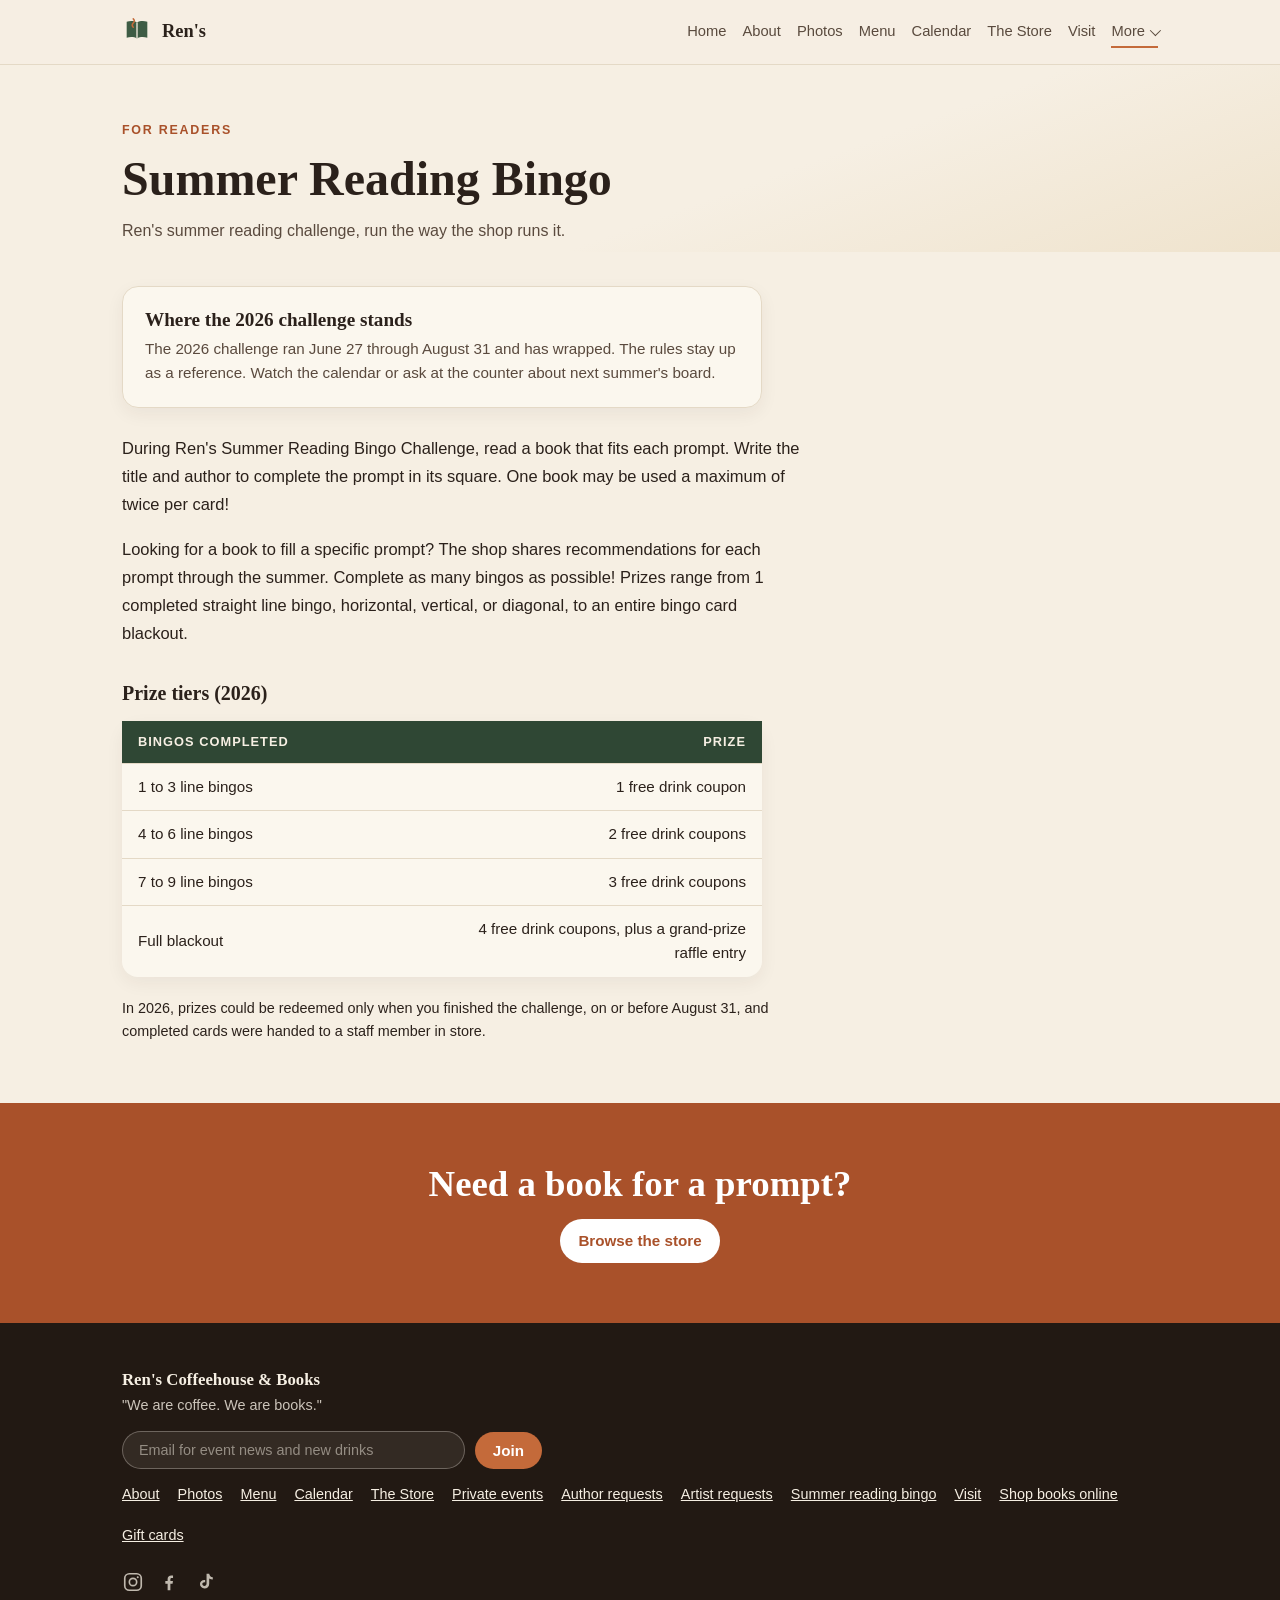
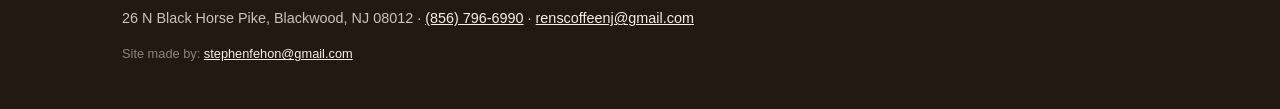
<file: reading-bingo.html>
<!DOCTYPE html>
<html lang="en">
<head>
<meta charset="utf-8">
<meta name="viewport" content="width=device-width, initial-scale=1">
<title>Summer Reading Bingo | Ren's Coffeehouse & Books</title>
<meta name="description" content="Ren's Summer Reading Bingo Challenge: rules and prize tiers from the 2026 season.">
<link rel="stylesheet" href="css/style.css?v=9">
<script src="js/main.js?v=6" defer></script>
</head>
<body>
<header>
  <div class="wrap nav">
    <a class="brand" href="index.html"><svg viewBox="0 0 32 32" fill="none" aria-hidden="true"><path d="M16 6c-3-2-7-2-11-1v17c4-1 8-1 11 1 3-2 7-2 11-1V5c-4-1-8-1-11 1z" fill="#3e5c45"/><path d="M16 6v17" stroke="#f6efe3" stroke-width="1.4"/><path d="M12 2c1.5 1.5 1.5 3 0 4.5S10.5 9.5 12 11" stroke="#c46a3a" stroke-width="1.6" stroke-linecap="round" fill="none"/></svg>
      Ren's
    </a>
<nav class="nav-links" aria-label="Main">
      <a href="index.html">Home</a>
      <a href="about.html">About</a>
      <a href="photos.html">Photos</a>
      <a href="menu.html">Menu</a>
      <a href="events.html">Calendar</a>
      <a href="bookstore.html">The Store</a>
      <a href="visit.html">Visit</a>
      <div class="nav-more">
        <button class="nav-more-btn" type="button" aria-haspopup="true" aria-expanded="false">More<span class="chev" aria-hidden="true"></span></button>
        <div class="nav-drop">
          <a href="private-events.html">Private Events</a>
          <a href="author-requests.html">Author Requests</a>
          <a href="artist-requests.html">Artist Requests</a>
          <a href="reading-bingo.html" aria-current="page">Summer Reading Bingo</a>
          <a href="https://squareup.com/gift/MLTY75AT0RZFC/order" target="_blank" rel="noopener">Gift Cards</a>
        </div>
      </div>
    </nav>
    <button class="menu-btn" id="menu-btn" aria-label="Open menu" aria-expanded="false"><span></span><span></span><span></span></button>
  </div>
  <nav class="mobile-nav" id="mobile-nav" aria-label="Mobile">
    <a href="index.html">Home</a>
    <a href="about.html">About</a>
    <a href="photos.html">Photos</a>
    <a href="menu.html">Menu</a>
    <a href="events.html">Calendar</a>
    <a href="bookstore.html">The Store</a>
    <a href="visit.html">Visit</a>
    <a href="private-events.html">Private Events</a>
    <a href="author-requests.html">Author Requests</a>
    <a href="artist-requests.html">Artist Requests</a>
    <a href="reading-bingo.html">Summer Reading Bingo</a>
    <a href="https://squareup.com/gift/MLTY75AT0RZFC/order" target="_blank" rel="noopener">Gift Cards</a>
  </nav>
</header>
<main>
<section class="page-head"><div class="wrap">
  <p class="kicker" data-reveal>For readers</p>
  <h1 data-reveal style="--d:60ms">Summer Reading Bingo</h1>
  <p class="lead-2" data-reveal style="--d:120ms">Ren's summer reading challenge, run the way the shop runs it.</p>
</div></section>
<section style="padding-top:34px"><div class="wrap">
  <div class="card" data-reveal style="max-width:640px"><h3>Where the 2026 challenge stands</h3><p>The 2026 challenge ran June 27 through August 31 and has wrapped. The rules stay up as a reference. Watch the calendar or ask at the counter about next summer's board.</p></div>
  <div class="prose" data-reveal style="margin-top:26px">
    <p>During Ren's Summer Reading Bingo Challenge, read a book that fits each prompt. Write the title and author to complete the prompt in its square. One book may be used a maximum of twice per card!</p>
    <p>Looking for a book to fill a specific prompt? The shop shares recommendations for each prompt through the summer. Complete as many bingos as possible! Prizes range from 1 completed straight line bingo, horizontal, vertical, or diagonal, to an entire bingo card blackout.</p>
  </div>
  <div data-reveal style="margin-top:30px;max-width:640px">
    <table class="menu">
      <caption>Prize tiers (2026)</caption>
      <thead><tr><th>Bingos completed</th><th>Prize</th></tr></thead>
      <tbody>
        <tr><td>1 to 3 line bingos</td><td>1 free drink coupon</td></tr>
        <tr><td>4 to 6 line bingos</td><td>2 free drink coupons</td></tr>
        <tr><td>7 to 9 line bingos</td><td>3 free drink coupons</td></tr>
        <tr><td>Full blackout</td><td>4 free drink coupons, plus a grand-prize raffle entry</td></tr>
      </tbody>
    </table>
  </div>
  <p class="prose" data-reveal style="margin-top:20px;font-size:.9rem">In 2026, prizes could be redeemed only when you finished the challenge, on or before August 31, and completed cards were handed to a staff member in store.</p>
</div></section>

<section class="cta-band"><div class="wrap">
  <h2 data-reveal>Need a book for a prompt?</h2>
  <p style="margin-top:14px" data-reveal><a class="btn" href="bookstore.html">Browse the store</a></p>
</div></section></main>
<footer>
  <div class="wrap">
    <div><strong style="font-family:var(--serif);font-size:1.05rem;color:#f6efe3">Ren's Coffeehouse &amp; Books</strong><br>"We are coffee. We are books."</div>
    <form class="newsletter" onsubmit="event.preventDefault();this.classList.add('sent');this.querySelector('input').value='';">
      <input type="email" placeholder="Email for event news and new drinks" aria-label="Email for mailing list">
      <button class="btn" type="submit">Join</button>
    </form>
    <div class="f-links">
      <a href="about.html">About</a><a href="photos.html">Photos</a><a href="menu.html">Menu</a><a href="events.html">Calendar</a><a href="bookstore.html">The Store</a><a href="private-events.html">Private events</a><a href="author-requests.html">Author requests</a><a href="artist-requests.html">Artist requests</a><a href="reading-bingo.html">Summer reading bingo</a><a href="visit.html">Visit</a>
      <a href="https://bookshop.org/shop/renscoffeeandbooks" target="_blank" rel="noopener">Shop books online</a>
      <a href="https://squareup.com/gift/MLTY75AT0RZFC/order" target="_blank" rel="noopener">Gift cards</a>
    </div>
    <div class="socials" aria-label="Ren's on social media">
      <a href="https://www.instagram.com/renscoffeenj/" target="_blank" rel="noopener" aria-label="Ren's on Instagram"><svg viewBox="0 0 24 24" fill="none" stroke="currentColor" stroke-width="1.8" aria-hidden="true"><rect x="3" y="3" width="18" height="18" rx="5"/><circle cx="12" cy="12" r="4"/><circle cx="17.2" cy="6.8" r="1.1" fill="currentColor" stroke="none"/></svg></a>
      <a href="https://www.facebook.com/renscoffeehousenj" target="_blank" rel="noopener" aria-label="Ren's on Facebook"><svg viewBox="0 0 24 24" fill="currentColor" aria-hidden="true"><path d="M13.5 21v-7h2.4l.4-3h-2.8V9.1c0-.9.3-1.5 1.6-1.5h1.3V4.9c-.2 0-1-.1-1.9-.1-2.4 0-4 1.4-4 4V11H8v3h2.5v7h3z"/></svg></a>
      <a href="https://www.tiktok.com/@renscoffeehouseandbooks" target="_blank" rel="noopener" aria-label="Ren's on TikTok"><svg viewBox="0 0 24 24" fill="currentColor" aria-hidden="true"><path d="M16.6 3c.3 2.1 1.7 3.6 3.9 3.8v2.6c-1.5 0-2.8-.4-3.9-1.2v5.6c0 3.2-2.2 5.2-5.2 5.2-2.8 0-4.9-2-4.9-4.7 0-2.6 2-4.6 4.8-4.6.3 0 .6 0 .9.1v2.7c-.3-.1-.6-.2-.9-.2-1.3 0-2.2.9-2.2 2s.9 2 2.2 2c1.4 0 2.4-1 2.4-2.6V3h2.9z"/></svg></a>
    </div>
    <div>26 N Black Horse Pike, Blackwood, NJ 08012 &middot; <a href="tel:+18567966990">(856) 796-6990</a> &middot; <a href="mailto:renscoffeenj@gmail.com">renscoffeenj@gmail.com</a></div>
    <div style="font-size:.8rem;color:rgba(246,239,227,.5)">Site made by: <a href="mailto:stephenfehon@gmail.com">stephenfehon@gmail.com</a></div>
  </div>
</footer>
</body>
</html>
</file>
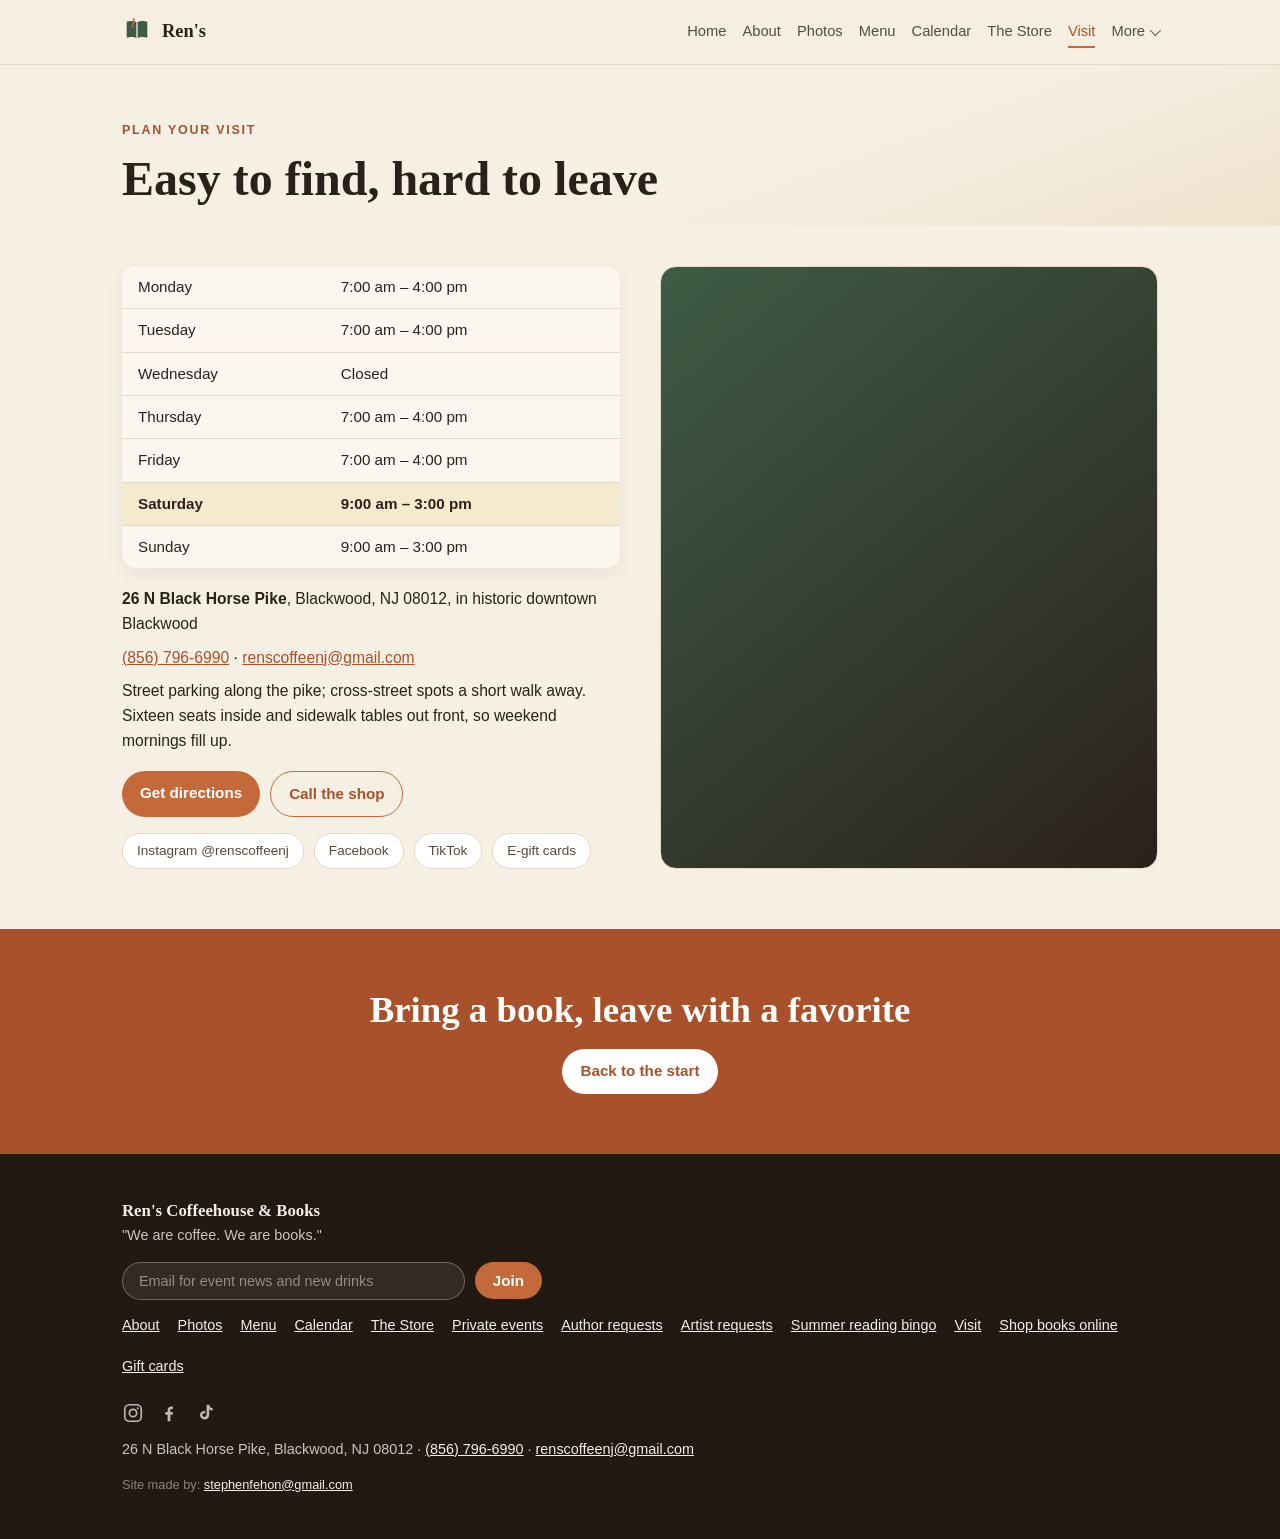
<file: visit.html>
<!DOCTYPE html>
<html lang="en">
<head>
<meta charset="utf-8">
<meta name="viewport" content="width=device-width, initial-scale=1">
<title>Visit | Ren's Coffeehouse &amp; Books</title>
<meta name="description" content="Hours, directions, parking, and contact info for Ren's Coffeehouse &amp; Books, 26 N Black Horse Pike, Blackwood, NJ. Open Mon, Tue, Thu, Fri 7am-4pm, weekends 9am-3pm.">
<script type="application/ld+json">
{
  "@context": "https://schema.org",
  "@type": "CafeOrCoffeeShop",
  "name": "Ren's Coffeehouse & Books",
  "slogan": "We are coffee. We are books.",
  "url": "https://www.renscoffeeandbooks.com",
  "telephone": "+18567966990",
  "email": "renscoffeenj@gmail.com",
  "servesCuisine": "Coffee",
  "priceRange": "$",
  "address": {"@type": "PostalAddress","streetAddress": "26 N Black Horse Pike","addressLocality": "Blackwood","addressRegion": "NJ","postalCode": "08012","addressCountry": "US"},
  "openingHoursSpecification": [
    {"@type": "OpeningHoursSpecification", "dayOfWeek": ["Monday","Tuesday","Thursday","Friday"], "opens": "07:00", "closes": "16:00"},
    {"@type": "OpeningHoursSpecification", "dayOfWeek": ["Saturday","Sunday"], "opens": "09:00", "closes": "15:00"}
  ],
  "sameAs": ["https://www.instagram.com/renscoffeenj/","https://www.facebook.com/renscoffeehousenj","https://www.tiktok.com/@renscoffeehouseandbooks"]
}
</script>
<link rel="stylesheet" href="css/style.css?v=9">
<script src="js/main.js?v=6" defer></script>
</head>
<body>
<header>
  <div class="wrap nav">
    <a class="brand" href="index.html"><svg viewBox="0 0 32 32" fill="none" aria-hidden="true"><path d="M16 6c-3-2-7-2-11-1v17c4-1 8-1 11 1 3-2 7-2 11-1V5c-4-1-8-1-11 1z" fill="#3e5c45"/><path d="M16 6v17" stroke="#f6efe3" stroke-width="1.4"/><path d="M12 2c1.5 1.5 1.5 3 0 4.5S10.5 9.5 12 11" stroke="#c46a3a" stroke-width="1.6" stroke-linecap="round" fill="none"/></svg>
      Ren's
    </a>
<nav class="nav-links" aria-label="Main">
      <a href="index.html">Home</a>
      <a href="about.html">About</a>
      <a href="photos.html">Photos</a>
      <a href="menu.html">Menu</a>
      <a href="events.html">Calendar</a>
      <a href="bookstore.html">The Store</a>
      <a href="visit.html" aria-current="page">Visit</a>
      <div class="nav-more">
        <button class="nav-more-btn" type="button" aria-haspopup="true" aria-expanded="false">More<span class="chev" aria-hidden="true"></span></button>
        <div class="nav-drop">
          <a href="private-events.html">Private Events</a>
          <a href="author-requests.html">Author Requests</a>
          <a href="artist-requests.html">Artist Requests</a>
          <a href="reading-bingo.html">Summer Reading Bingo</a>
          <a href="https://squareup.com/gift/MLTY75AT0RZFC/order" target="_blank" rel="noopener">Gift Cards</a>
        </div>
      </div>
    </nav>
    <button class="menu-btn" id="menu-btn" aria-label="Open menu" aria-expanded="false"><span></span><span></span><span></span></button>
  </div>
  <nav class="mobile-nav" id="mobile-nav" aria-label="Mobile">
    <a href="index.html">Home</a>
    <a href="about.html">About</a>
    <a href="photos.html">Photos</a>
    <a href="menu.html">Menu</a>
    <a href="events.html">Calendar</a>
    <a href="bookstore.html">The Store</a>
    <a href="visit.html">Visit</a>
    <a href="private-events.html">Private Events</a>
    <a href="author-requests.html">Author Requests</a>
    <a href="artist-requests.html">Artist Requests</a>
    <a href="reading-bingo.html">Summer Reading Bingo</a>
    <a href="https://squareup.com/gift/MLTY75AT0RZFC/order" target="_blank" rel="noopener">Gift Cards</a>
  </nav>
</header>
<main>
<section class="page-head"><div class="wrap">
  <p class="kicker" data-reveal>Plan your visit</p>
  <h1 data-reveal style="--d:60ms">Easy to find, hard to leave</h1>
</div></section>

<section style="padding-top:40px"><div class="wrap visit-grid" style="margin-top:0">
  <div data-reveal>
    <table class="hours" id="hours-table">
      <tbody>
        <tr data-day="1"><td>Monday</td><td>7:00 am &ndash; 4:00 pm</td></tr>
        <tr data-day="2"><td>Tuesday</td><td>7:00 am &ndash; 4:00 pm</td></tr>
        <tr data-day="3"><td>Wednesday</td><td>Closed</td></tr>
        <tr data-day="4"><td>Thursday</td><td>7:00 am &ndash; 4:00 pm</td></tr>
        <tr data-day="5"><td>Friday</td><td>7:00 am &ndash; 4:00 pm</td></tr>
        <tr data-day="6"><td>Saturday</td><td>9:00 am &ndash; 3:00 pm</td></tr>
        <tr data-day="0"><td>Sunday</td><td>9:00 am &ndash; 3:00 pm</td></tr>
      </tbody>
    </table>
    <div class="contact-rows">
      <div><strong>26 N Black Horse Pike</strong>, Blackwood, NJ 08012, in historic downtown Blackwood</div>
      <div><a href="tel:+18567966990">(856) 796-6990</a> &middot; <a href="mailto:renscoffeenj@gmail.com">renscoffeenj@gmail.com</a></div>
      <div>Street parking along the pike; cross-street spots a short walk away. Sixteen seats inside and sidewalk tables out front, so weekend mornings fill up.</div>
    </div>
    <p style="margin-top:18px;display:flex;gap:10px;flex-wrap:wrap">
      <a class="btn" href="https://www.google.com/maps/dir/?api=1&amp;destination=26+N+Black+Horse+Pike%2C+Blackwood%2C+NJ+08012" target="_blank" rel="noopener">Get directions</a>
      <a class="btn ghost" href="tel:+18567966990">Call the shop</a>
    </p>
    <div class="social-row">
      <a class="pill" href="https://www.instagram.com/renscoffeenj/" target="_blank" rel="noopener">Instagram @renscoffeenj</a>
      <a class="pill" href="https://www.facebook.com/renscoffeehousenj" target="_blank" rel="noopener">Facebook</a>
      <a class="pill" href="https://www.tiktok.com/@renscoffeehouseandbooks" target="_blank" rel="noopener">TikTok</a>
      <a class="pill" href="https://squareup.com/gift/MLTY75AT0RZFC/order" target="_blank" rel="noopener">E-gift cards</a>
    </div>
  </div>
  <div class="map-box" data-reveal style="--d:120ms">
    <iframe title="Map to Ren's Coffeehouse and Books, 26 N Black Horse Pike, Blackwood NJ" src="https://maps.google.com/maps?q=26%20N%20Black%20Horse%20Pike%2C%20Blackwood%2C%20NJ%2008012&amp;z=16&amp;output=embed" loading="lazy" referrerpolicy="no-referrer-when-downgrade"></iframe>
  </div>
</div></section>

<section class="cta-band">
  <div class="wrap">
    <h2 data-reveal>Bring a book, leave with a favorite</h2>
    <p style="margin-top:18px" data-reveal><a class="btn" href="index.html">Back to the start</a></p>
  </div>
</section>
</main>
<footer>
  <div class="wrap">
    <div><strong style="font-family:var(--serif);font-size:1.05rem;color:#f6efe3">Ren's Coffeehouse &amp; Books</strong><br>"We are coffee. We are books."</div>
    <form class="newsletter" onsubmit="event.preventDefault();this.classList.add('sent');this.querySelector('input').value='';">
      <input type="email" placeholder="Email for event news and new drinks" aria-label="Email for mailing list">
      <button class="btn" type="submit">Join</button>
    </form>
    <div class="f-links">
      <a href="about.html">About</a><a href="photos.html">Photos</a><a href="menu.html">Menu</a><a href="events.html">Calendar</a><a href="bookstore.html">The Store</a><a href="private-events.html">Private events</a><a href="author-requests.html">Author requests</a><a href="artist-requests.html">Artist requests</a><a href="reading-bingo.html">Summer reading bingo</a><a href="visit.html">Visit</a>
      <a href="https://bookshop.org/shop/renscoffeeandbooks" target="_blank" rel="noopener">Shop books online</a>
      <a href="https://squareup.com/gift/MLTY75AT0RZFC/order" target="_blank" rel="noopener">Gift cards</a>
    </div>
    <div class="socials" aria-label="Ren's on social media">
      <a href="https://www.instagram.com/renscoffeenj/" target="_blank" rel="noopener" aria-label="Ren's on Instagram"><svg viewBox="0 0 24 24" fill="none" stroke="currentColor" stroke-width="1.8" aria-hidden="true"><rect x="3" y="3" width="18" height="18" rx="5"/><circle cx="12" cy="12" r="4"/><circle cx="17.2" cy="6.8" r="1.1" fill="currentColor" stroke="none"/></svg></a>
      <a href="https://www.facebook.com/renscoffeehousenj" target="_blank" rel="noopener" aria-label="Ren's on Facebook"><svg viewBox="0 0 24 24" fill="currentColor" aria-hidden="true"><path d="M13.5 21v-7h2.4l.4-3h-2.8V9.1c0-.9.3-1.5 1.6-1.5h1.3V4.9c-.2 0-1-.1-1.9-.1-2.4 0-4 1.4-4 4V11H8v3h2.5v7h3z"/></svg></a>
      <a href="https://www.tiktok.com/@renscoffeehouseandbooks" target="_blank" rel="noopener" aria-label="Ren's on TikTok"><svg viewBox="0 0 24 24" fill="currentColor" aria-hidden="true"><path d="M16.6 3c.3 2.1 1.7 3.6 3.9 3.8v2.6c-1.5 0-2.8-.4-3.9-1.2v5.6c0 3.2-2.2 5.2-5.2 5.2-2.8 0-4.9-2-4.9-4.7 0-2.6 2-4.6 4.8-4.6.3 0 .6 0 .9.1v2.7c-.3-.1-.6-.2-.9-.2-1.3 0-2.2.9-2.2 2s.9 2 2.2 2c1.4 0 2.4-1 2.4-2.6V3h2.9z"/></svg></a>
    </div>
    <div>26 N Black Horse Pike, Blackwood, NJ 08012 &middot; <a href="tel:+18567966990">(856) 796-6990</a> &middot; <a href="mailto:renscoffeenj@gmail.com">renscoffeenj@gmail.com</a></div>
    <div style="font-size:.8rem;color:rgba(246,239,227,.5)">Site made by: <a href="mailto:stephenfehon@gmail.com">stephenfehon@gmail.com</a></div>
  </div>
</footer>
</body>
</html>
</file>
<file: css/style.css>
:root{
  --paper:#f6efe3; --cream:#fbf7ee; --ink:#2b211b; --ink-soft:#5a4a3e;
  --moss:#3e5c45; --moss-deep:#2f4734; --terra:#c46a3a; --terra-deep:#a9512a;
  --gold:#d9a441; --line:#e4d9c6;
  --serif: Georgia, "Iowan Old Style", "Times New Roman", serif;
  --sans: "Segoe UI", -apple-system, BlinkMacSystemFont, Roboto, Helvetica, Arial, sans-serif;
}
*{margin:0;padding:0;box-sizing:border-box}
html{scroll-behavior:smooth}
body{
  font-family:var(--sans);color:var(--ink);background:var(--paper);line-height:1.6;
  -webkit-font-smoothing:antialiased;
  animation:pageIn .5s ease both;
  transform-origin:left center;
}
@keyframes pageIn{
  from{opacity:0;transform:perspective(1400px) rotateY(2.5deg) translateX(18px)}
  to{opacity:1;transform:none}
}
body.page-leave{animation:pageOut .26s ease both;pointer-events:none}
@keyframes pageOut{
  from{opacity:1;transform:none}
  to{opacity:0;transform:perspective(1400px) rotateY(-3.5deg) translateX(-22px)}
}
img{max-width:100%;display:block}
a{color:var(--terra-deep)}
h1,h2,h3{font-family:var(--serif);line-height:1.15}
.wrap{max-width:1080px;margin:0 auto;padding:0 22px}
section{padding:60px 0}
.kicker{font-size:.78rem;letter-spacing:.14em;text-transform:uppercase;font-weight:700;color:var(--terra-deep);margin-bottom:10px}
.lead-2{color:var(--ink-soft);max-width:640px}

/* page head banner */
.page-head{padding:56px 0 8px;background:linear-gradient(160deg,#f6efe3 60%,#efe3cd)}
.page-head h1{font-size:clamp(2rem,4.4vw,3rem);margin:8px 0 12px}

/* header */
header{position:sticky;top:0;z-index:50;background:rgba(246,239,227,.94);backdrop-filter:blur(8px);border-bottom:1px solid var(--line)}
.nav{display:flex;align-items:center;gap:26px;height:64px}
.brand{display:flex;align-items:center;gap:10px;font-family:var(--serif);font-weight:700;font-size:1.15rem;color:var(--ink);text-decoration:none}
.brand svg{width:30px;height:30px;flex:none}
.nav-links{display:flex;gap:16px;margin-left:auto;font-size:.92rem;align-items:center;flex-wrap:nowrap}
.nav-links a{color:var(--ink-soft);text-decoration:none;position:relative;padding:4px 0}
.nav-links a::after{content:"";position:absolute;left:0;bottom:0;height:2px;width:0;background:var(--terra);transition:width .25s ease}
.nav-links a:hover::after,.nav-links a.active::after{width:100%}
.nav-links a.active{color:var(--terra-deep)}
.btn{display:inline-block;background:var(--terra);color:#fff;text-decoration:none;font-weight:600;font-size:.95rem;padding:10px 18px;border-radius:999px;border:0;cursor:pointer;transition:transform .18s ease,background .18s ease,box-shadow .18s ease}
.btn:hover{background:var(--terra-deep);transform:translateY(-2px);box-shadow:0 8px 18px rgba(169,81,42,.28)}
.btn.ghost{background:transparent;color:var(--terra-deep);border:1.5px solid var(--terra)}
.btn.ghost:hover{background:rgba(196,106,58,.1)}
.menu-btn{display:none;margin-left:auto;background:none;border:1.5px solid var(--line);border-radius:10px;padding:8px 10px;cursor:pointer}
.menu-btn span{display:block;width:20px;height:2px;background:var(--ink);margin:4px 0;transition:transform .2s}
/* nav dropdown + compact gift card button */
.nav-more{position:relative}
.nav-more::after{content:"";position:absolute;left:0;right:0;top:100%;height:12px}
.nav-more-btn{display:inline-flex;align-items:center;gap:5px;background:none;border:0;font:inherit;color:var(--ink-soft);cursor:pointer;padding:4px 0;position:relative}
.nav-more-btn::after{content:"";position:absolute;left:0;bottom:0;height:2px;width:0;background:var(--terra);transition:width .25s ease}
.nav-more:hover .nav-more-btn::after,.nav-more.active .nav-more-btn::after{width:100%}
.nav-more-btn .chev{width:8px;height:8px;border-right:1.6px solid currentColor;border-bottom:1.6px solid currentColor;transform:rotate(45deg) translateY(-2px);transition:transform .2s ease}
.nav-more.open .chev{transform:rotate(-135deg) translateY(-1px)}
.nav-drop{position:absolute;top:calc(100% + 8px);right:-8px;min-width:212px;background:var(--paper);border:1px solid var(--line);border-radius:14px;box-shadow:0 14px 34px rgba(43,29,20,.16);padding:8px 0;opacity:0;visibility:hidden;transform:translateY(-6px);transition:opacity .18s ease,transform .18s ease,visibility .18s;z-index:70}
.nav-more:hover .nav-drop,.nav-more.open .nav-drop,.nav-more:focus-within .nav-drop{opacity:1;visibility:visible;transform:none}
.nav-drop a{display:block;padding:9px 16px;color:var(--ink-soft);text-decoration:none;white-space:nowrap;border-radius:8px;margin:0 6px;width:auto}
.nav-drop a:hover{background:var(--cream);color:var(--terra-deep)}
.nav-drop a.active{color:var(--terra-deep)}

.mobile-nav{display:none;flex-direction:column;gap:4px;padding:8px 22px 16px;border-top:1px solid var(--line);background:var(--paper)}
.mobile-nav a{padding:9px 4px;color:var(--ink-soft);text-decoration:none;border-bottom:1px dashed var(--line)}
.mobile-nav.open{display:flex}
@media(max-width:860px){
  .nav-links{display:none}
  .menu-btn{display:block}
  .nav{gap:12px}
}

/* reveal on scroll */
html.js [data-reveal]{opacity:0;transform:translateY(20px);transition:opacity .6s ease,transform .6s ease;transition-delay:var(--d,0ms)}
html.js [data-reveal].revealed{opacity:1;transform:none}

/* hero */
.hero{background:linear-gradient(160deg,#f6efe3 55%,#efe3cd);padding:64px 0 60px}
.hero-grid{display:grid;grid-template-columns:1.15fr .85fr;gap:44px;align-items:center}
.hero h1{font-size:clamp(2.3rem,5.2vw,3.6rem);margin:10px 0 16px}
.hero p{color:var(--ink-soft);font-size:1.08rem;max-width:520px}
.hero-cta{display:flex;flex-wrap:wrap;gap:12px;margin-top:26px}
.chip{display:inline-flex;align-items:center;gap:8px;background:#fff;border:1px solid var(--line);border-radius:999px;padding:7px 14px;font-size:.85rem;font-weight:600;color:var(--moss)}
.dot{width:9px;height:9px;border-radius:50%;background:var(--moss);animation:pulse 2.2s ease infinite}
.dot.closed{background:var(--terra);animation:none}
@keyframes pulse{0%,100%{box-shadow:0 0 0 0 rgba(62,92,69,.35)}50%{box-shadow:0 0 0 6px rgba(62,92,69,0)}}
.hero-photo{position:relative;border-radius:18px;overflow:hidden;box-shadow:0 18px 40px rgba(43,33,27,.18);background:linear-gradient(140deg,#3e5c45,#2b211b);min-height:320px}
.hero-photo img{width:100%;height:100%;object-fit:cover;position:absolute;inset:0}
.photo-note{position:absolute;bottom:12px;left:12px;background:rgba(43,33,27,.72);color:#f6efe3;font-size:.75rem;padding:5px 10px;border-radius:8px}
@media(max-width:860px){.hero-grid{grid-template-columns:1fr}.hero-photo{min-height:260px}}

/* info strip */
.strip{background:var(--moss-deep);color:#f6efe3}
.strip .wrap{display:grid;grid-template-columns:repeat(3,1fr);gap:18px;padding-top:18px;padding-bottom:18px;font-size:.92rem}
.strip a{color:#f6efe3;text-decoration:none;border-bottom:1px dotted rgba(246,239,227,.5)}
.strip b{display:block;font-family:var(--serif);font-size:1.02rem;margin-bottom:2px}
@media(max-width:760px){.strip .wrap{grid-template-columns:1fr;gap:10px}}

/* cards */
.grid-3{display:grid;grid-template-columns:repeat(3,1fr);gap:20px;margin-top:34px}
.card{background:var(--cream);border:1px solid var(--line);border-radius:16px;padding:22px;box-shadow:0 6px 18px rgba(43,33,27,.06);transition:transform .25s ease,box-shadow .25s ease}
.card:hover{transform:translateY(-6px);box-shadow:0 16px 32px rgba(43,33,27,.12)}
.card h3{font-size:1.2rem;margin-bottom:6px}
.card p{color:var(--ink-soft);font-size:.95rem}
.card a.more{display:inline-block;margin-top:10px;font-weight:600;text-decoration:none}
.card a.more:hover{text-decoration:underline}
.drink-photo{border-radius:14px;overflow:hidden;margin-bottom:16px;aspect-ratio:4/3;background:linear-gradient(140deg,#d9a441,#c46a3a);position:relative}
.drink-photo img{position:absolute;inset:0;width:100%;height:100%;object-fit:cover;transition:transform .5s ease}
.card:hover .drink-photo img{transform:scale(1.06)}
@media(max-width:860px){.grid-3{grid-template-columns:1fr 1fr}}
@media(max-width:560px){.grid-3{grid-template-columns:1fr}}

/* split */
.split{display:grid;grid-template-columns:1fr 1fr;gap:44px;align-items:center}
.split .photo-box{border-radius:16px;overflow:hidden;box-shadow:0 14px 34px rgba(43,33,27,.15);background:linear-gradient(140deg,#3e5c45,#2b211b);position:relative;min-height:280px}
.split .photo-box img{position:absolute;inset:0;width:100%;height:100%;object-fit:cover}
@media(max-width:860px){.split{grid-template-columns:1fr}}

/* menu */
.menu-wrap{display:grid;grid-template-columns:1.25fr .75fr;gap:40px;margin-top:34px;align-items:start}
table.menu{width:100%;border-collapse:collapse;background:var(--cream);border-radius:16px;overflow:hidden;box-shadow:0 6px 18px rgba(43,33,27,.06)}
table.menu caption{text-align:left;font-family:var(--serif);font-size:1.25rem;padding:0 0 12px;font-weight:700}
table.menu th,table.menu td{padding:11px 16px;border-bottom:1px solid var(--line);font-size:.95rem;text-align:left}
table.menu th{background:var(--moss-deep);color:#f6efe3;font-size:.8rem;letter-spacing:.08em;text-transform:uppercase}
table.menu td:last-child,table.menu th:last-child{text-align:right;font-variant-numeric:tabular-nums}
table.menu tr:last-child td{border-bottom:0}
.menu-side .card{margin-bottom:16px}
@media(max-width:860px){.menu-wrap{grid-template-columns:1fr}}

/* bookstore */
.alt{background:var(--cream);border-top:1px solid var(--line);border-bottom:1px solid var(--line)}
.shelf{display:flex;gap:6px;align-items:flex-end;height:210px;background:linear-gradient(#8a6a4b,#6e5238);border-radius:14px 14px 6px 6px;padding:16px 14px 0;box-shadow:inset 0 -8px 0 rgba(0,0,0,.18)}
.spine{width:26px;border-radius:3px 3px 0 0;position:relative;transition:transform .25s ease}
.shelf:hover .spine{transform:translateY(-3px)}
.shelf .spine:hover{transform:translateY(-8px) rotate(-2deg)}
.spine span{position:absolute;inset:0;display:flex;align-items:center;justify-content:center;writing-mode:vertical-rl;font-size:.6rem;letter-spacing:.06em;color:rgba(255,255,255,.85);font-weight:600;text-transform:uppercase}
.tag{display:inline-block;background:rgba(62,92,69,.12);color:var(--moss-deep);font-size:.78rem;font-weight:700;padding:4px 10px;border-radius:999px;margin:0 6px 8px 0}

/* events */
.ev-list{display:grid;gap:14px;margin-top:34px}
.ev{display:flex;gap:18px;align-items:flex-start;background:var(--cream);border:1px solid var(--line);border-radius:14px;padding:18px 20px;transition:transform .22s ease,box-shadow .22s ease,border-color .22s ease}
.ev:hover{transform:translateX(6px);border-color:var(--terra);box-shadow:0 10px 24px rgba(43,33,27,.1)}
.ev-icon{flex:none;width:46px;height:46px;border-radius:12px;display:flex;align-items:center;justify-content:center;background:rgba(196,106,58,.12);font-family:var(--serif);font-size:1.25rem;color:var(--terra-deep)}
.ev h3{font-size:1.08rem}
.ev p{color:var(--ink-soft);font-size:.93rem}

/* reviews */
.reviews{background:var(--moss-deep);color:#f6efe3}
.reviews .kicker{color:var(--gold)}
.quote{background:rgba(246,239,227,.08);border:1px solid rgba(246,239,227,.18);border-radius:16px;padding:22px;display:flex;flex-direction:column;gap:12px;transition:transform .25s ease,background .25s ease}
.quote:hover{transform:translateY(-5px);background:rgba(246,239,227,.12)}
.quote p{font-family:var(--serif);font-size:1.05rem;line-height:1.5}
.quote small{color:rgba(246,239,227,.7)}
.stars{color:var(--gold);letter-spacing:2px}
.rating-line{margin-top:26px;color:rgba(246,239,227,.85);font-size:.95rem}
.reviews a{color:#f6efe3}

/* visit */
.visit-grid{display:grid;grid-template-columns:1fr 1fr;gap:40px;margin-top:34px}
table.hours{width:100%;border-collapse:collapse;background:var(--cream);border-radius:14px;overflow:hidden;box-shadow:0 6px 18px rgba(43,33,27,.06)}
table.hours th,table.hours td{padding:9px 16px;border-bottom:1px solid var(--line);font-size:.95rem;text-align:left}
table.hours tr:last-child td{border-bottom:0}
table.hours tr.today{background:rgba(217,164,65,.18);font-weight:700;animation:todayGlow 2s ease infinite}
@keyframes todayGlow{0%,100%{background:rgba(217,164,65,.14)}50%{background:rgba(217,164,65,.26)}}
.map-box{border-radius:16px;overflow:hidden;border:1px solid var(--line);min-height:300px;background:linear-gradient(140deg,#3e5c45,#2b211b)}
.map-box iframe{width:100%;height:100%;min-height:300px;border:0;display:block}
.contact-rows{margin-top:18px;display:grid;gap:8px;font-size:.98rem}
.social-row{display:flex;gap:10px;margin-top:16px;flex-wrap:wrap}
.pill{display:inline-block;border:1px solid var(--line);border-radius:999px;padding:6px 14px;font-size:.85rem;text-decoration:none;color:var(--ink-soft);background:#fff;transition:border-color .2s,color .2s,transform .2s}
.pill:hover{border-color:var(--terra);color:var(--terra-deep);transform:translateY(-2px)}
@media(max-width:860px){.visit-grid{grid-template-columns:1fr}}

/* cta band */
.cta-band{background:var(--terra-deep);color:#fff;text-align:center}
.cta-band h2{font-size:clamp(1.6rem,3.4vw,2.3rem);margin-bottom:10px}
.cta-band .btn{background:#fff;color:var(--terra-deep)}
.cta-band .btn:hover{background:var(--cream)}

footer{background:#221913;color:rgba(246,239,227,.8);padding:44px 0;font-size:.9rem}
footer .wrap{display:grid;gap:14px}
footer a{color:#f6efe3}
.f-links{display:flex;gap:18px;flex-wrap:wrap}
.newsletter{display:flex;gap:8px;max-width:420px}
.newsletter input{flex:1;border:1px solid rgba(246,239,227,.3);background:rgba(246,239,227,.08);border-radius:999px;padding:10px 16px;color:#f6efe3;font-size:.9rem}
.newsletter input::placeholder{color:rgba(246,239,227,.5)}

@media (prefers-reduced-motion: reduce){
  *,*::before,*::after{animation:none!important;transition:none!important}
  html.js [data-reveal]{opacity:1;transform:none}
}
/* Social icons */
.socials{display:flex;gap:14px;align-items:center;margin-top:10px}
.socials a{color:rgba(246,239,227,.75);display:inline-flex;transition:color .25s,transform .25s}
.socials a:hover{color:#f6efe3;transform:translateY(-2px)}
.socials svg{width:22px;height:22px}
@media (prefers-reduced-motion: reduce){.socials a{transition:none}}
/* Two-column card grid for the full fall 16 */
.grid-2{display:grid;grid-template-columns:repeat(2,1fr);gap:18px}
@media (max-width:700px){.grid-2{grid-template-columns:1fr}}

/* consistent table columns across menu boards */
table.menu th:first-child,table.menu td:first-child{width:50%}

/* New pages: prose, gallery */
.prose{max-width:680px}
.prose p{font-size:1.03rem;line-height:1.7;margin:0 0 16px;color:#2b211b}
.gallery{display:grid;grid-template-columns:repeat(3,1fr);gap:16px;margin-top:8px}
.gallery figure{margin:0;border-radius:16px;overflow:hidden;background:var(--cream);box-shadow:0 6px 18px rgba(43,33,27,.06);transition:transform .3s ease,box-shadow .3s ease}
.gallery figure:hover{transform:translateY(-4px);box-shadow:0 12px 26px rgba(43,33,27,.1)}
.gallery img{width:100%;height:220px;object-fit:cover;display:block}
.gallery figcaption{padding:10px 14px;font-size:.85rem}
@media (max-width:860px){.gallery{grid-template-columns:repeat(2,1fr)}}
@media (max-width:560px){.gallery{grid-template-columns:1fr}}
@media (prefers-reduced-motion: reduce){.gallery figure{transition:none}}

/* october flyer card */
.flyer-events{list-style:none;margin:10px 0 0;padding:0}
.flyer-events li{padding:7px 0;border-bottom:1px dashed var(--line);font-size:.95rem;color:var(--ink)}
.flyer-events li:last-child{border-bottom:0}

/* polish layer */
::selection{background:var(--terra);color:#fff}
:focus-visible{outline:2px solid var(--terra);outline-offset:2px;border-radius:4px}
html{scroll-behavior:smooth}
.card{transition:transform .25s ease,box-shadow .25s ease}
.card:hover{transform:translateY(-3px);box-shadow:0 12px 28px rgba(43,29,20,.10)}
.gallery figure{overflow:hidden;border-radius:14px}
.gallery figure img{transition:transform .35s ease}
.gallery figure:hover img{transform:scale(1.045)}
.newsletter{position:relative;display:flex;gap:10px;flex-wrap:wrap;align-items:center}
.newsletter::after{content:"";display:none}
.newsletter.sent::after{content:"Thanks! The live site wires this straight into Ren's mailing list.";display:block;flex-basis:100%;font-size:.78rem;color:rgba(246,239,227,.85);margin-top:2px}
</file>
